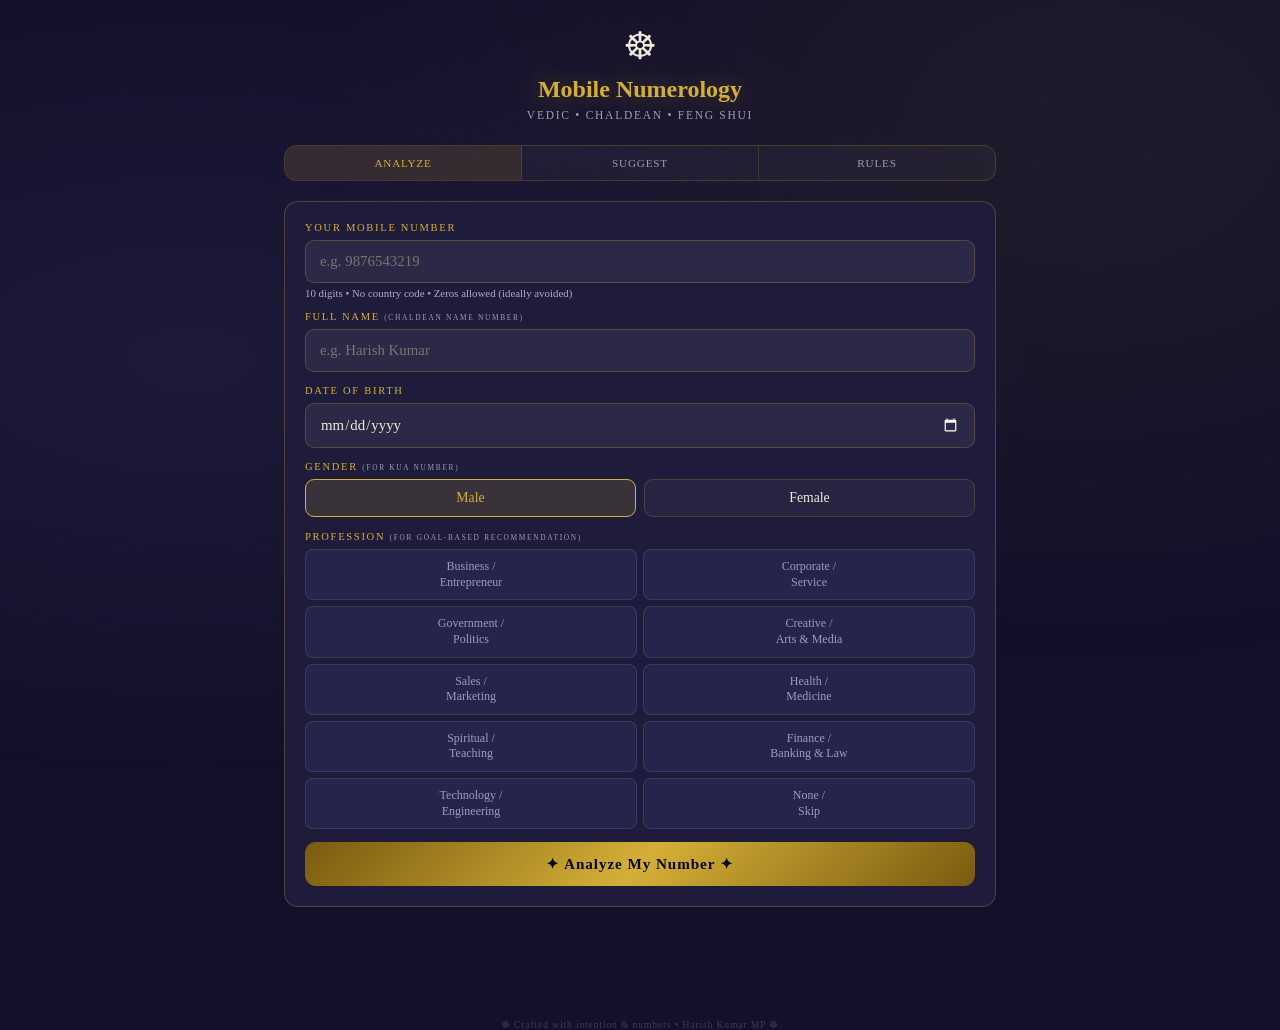
<file: index.html>
<!DOCTYPE html>
<html lang="en">
<head>
<meta charset="UTF-8">
<meta name="viewport" content="width=device-width, initial-scale=1.0">
<title>Mobile Numerology Analyzer</title>
<style>
:root{
  --gold:#D4AF37;--gold2:#F5D060;--deep:#12102a;--card:#1e1c3a;
  --card2:#26244a;--text:#f0eade;--muted:#9e9bbf;--green:#2ed573;
  --red:#ff4757;--orange:#ffa502;--purple:#b8a4ff;
}
*{box-sizing:border-box;margin:0;padding:0;}
body{background:var(--deep);color:var(--text);font-family:Georgia,serif;min-height:100vh;overflow-x:hidden;}
body::before{content:'';position:fixed;inset:0;background:radial-gradient(ellipse at 15% 40%,rgba(123,94,167,.12) 0%,transparent 55%),radial-gradient(ellipse at 85% 15%,rgba(212,175,55,.07) 0%,transparent 50%);pointer-events:none;z-index:0;}
.wrap{position:relative;z-index:1;max-width:740px;margin:0 auto;padding:24px 14px 80px;}
.tabs{display:flex;margin-bottom:20px;border-radius:12px;overflow:hidden;border:1px solid rgba(212,175,55,.25);}
.tab-btn{flex:1;padding:11px 4px;background:rgba(255,255,255,.03);border:none;color:var(--muted);font-family:Georgia,serif;font-size:.7rem;letter-spacing:.07em;text-transform:uppercase;cursor:pointer;border-right:1px solid rgba(212,175,55,.15);}
.tab-btn:last-child{border-right:none;}
.tab-btn.active{background:rgba(212,175,55,.15);color:var(--gold);}
header{text-align:center;margin-bottom:24px;}
.mandala{font-size:38px;display:block;margin-bottom:6px;}
h1{font-size:1.5rem;color:var(--gold);text-shadow:0 0 24px rgba(212,175,55,.4);line-height:1.3;}
.sub{font-size:.72rem;color:var(--muted);letter-spacing:.15em;text-transform:uppercase;margin-top:4px;}
.card{background:var(--card);border:1px solid rgba(212,175,55,.28);border-radius:14px;padding:20px;margin-bottom:16px;}
.lbl{font-size:.66rem;letter-spacing:.16em;text-transform:uppercase;color:var(--gold);margin-bottom:7px;display:block;}
.inp{width:100%;background:rgba(255,255,255,.06);border:1px solid rgba(212,175,55,.25);border-radius:9px;padding:12px 14px;font-size:.93rem;color:var(--text);font-family:Georgia,serif;outline:none;margin-bottom:13px;-webkit-appearance:none;appearance:none;}
.inp:focus{border-color:var(--gold);}
input[type=date].inp{color-scheme:dark;}
.hint{font-size:.68rem;color:#b0adcc;margin-top:-9px;margin-bottom:12px;display:block;}
.gbtns{display:flex;gap:8px;margin-bottom:14px;}
.gbtn{flex:1;padding:10px;background:rgba(255,255,255,.04);border:1px solid rgba(212,175,55,.2);border-radius:9px;color:var(--text);font-family:Georgia,serif;font-size:.86rem;cursor:pointer;}
.gbtn.active{background:rgba(212,175,55,.15);border-color:var(--gold);color:var(--gold);}
.sel-wrap{margin-bottom:13px;}
.sel-hidden{display:none;}
.prof-btns{display:grid;grid-template-columns:1fr 1fr;gap:6px;margin-bottom:13px;}
.prof-opt{padding:9px 8px;background:var(--card2);border:1px solid rgba(255,255,255,.1);border-radius:8px;color:var(--muted);font-family:Georgia,serif;font-size:.75rem;cursor:pointer;text-align:center;line-height:1.3;}
.prof-opt.active{background:rgba(212,175,55,.15);border-color:var(--gold);color:var(--gold);}
.main-btn{width:100%;padding:13px;background:linear-gradient(135deg,#7a5a10,var(--gold) 50%,#7a5a10);border:none;border-radius:11px;font-family:Georgia,serif;font-size:.95rem;color:#07071a;font-weight:700;cursor:pointer;letter-spacing:.06em;}
.stitle{font-size:.63rem;letter-spacing:.2em;text-transform:uppercase;color:var(--gold);margin-bottom:10px;padding-bottom:5px;border-bottom:1px solid rgba(212,175,55,.18);}
.pgrid{display:grid;grid-template-columns:1fr 1fr;gap:9px;}
.pnum{background:var(--card2);border:1px solid rgba(212,175,55,.2);border-radius:11px;padding:13px 9px;text-align:center;}
.pv{font-size:1.9rem;color:var(--gold2);line-height:1;}
.pl{font-size:.58rem;letter-spacing:.1em;text-transform:uppercase;color:var(--muted);margin-top:3px;}
.pd{font-size:.66rem;color:#c8c4e0;margin-top:2px;}
.score-wrap{text-align:center;margin-bottom:20px;}
/* Verdict widget */
.verdict-widget{background:var(--card);border:1px solid rgba(212,175,55,.28);border-radius:16px;padding:22px 18px;margin-bottom:18px;text-align:center;}
.verdict-number{font-size:3.5rem;font-weight:700;color:var(--gold);line-height:1;text-shadow:0 0 24px rgba(212,175,55,.5);}
.verdict-label{font-size:.65rem;letter-spacing:.2em;text-transform:uppercase;color:var(--muted);margin-top:3px;margin-bottom:16px;}
.verdict-meter-wrap{background:rgba(255,255,255,.07);border-radius:100px;height:12px;margin:0 auto 18px;max-width:320px;overflow:hidden;position:relative;}
.verdict-meter-fill{height:100%;border-radius:100px;transition:width 1s ease;}
.verdict-zones{display:flex;justify-content:space-between;max-width:320px;margin:-6px auto 16px;padding:0 2px;}
.verdict-zone-lbl{font-size:.55rem;color:var(--muted);letter-spacing:.06em;}
.verdict-actions{display:grid;grid-template-columns:1fr 1fr 1fr;gap:10px;max-width:360px;margin:0 auto;}
.vact{border-radius:12px;padding:14px 8px;text-align:center;border:2px solid transparent;transition:all .2s;}
.vact-icon{font-size:1.6rem;margin-bottom:5px;}
.vact-title{font-size:.72rem;font-weight:700;letter-spacing:.06em;text-transform:uppercase;margin-bottom:3px;}
.vact-desc{font-size:.62rem;line-height:1.35;color:rgba(232,224,208,.7);}
.vact-keep{background:rgba(46,213,115,.1);border-color:rgba(46,213,115,.35);}
.vact-keep .vact-title{color:#2ed573;}
.vact-tweak{background:rgba(212,175,55,.1);border-color:rgba(212,175,55,.35);}
.vact-tweak .vact-title{color:var(--gold);}
.vact-change{background:rgba(255,71,87,.1);border-color:rgba(255,71,87,.3);}
.vact-change .vact-title{color:#ff4757;}
.vact.vact-active{transform:scale(1.05);}
.vact-active.vact-keep{background:rgba(46,213,115,.2);border-color:#2ed573;}
.vact-active.vact-tweak{background:rgba(212,175,55,.18);border-color:var(--gold);}
.vact-active.vact-change{background:rgba(255,71,87,.18);border-color:#ff4757;}
.score-num{font-size:2.8rem;color:var(--gold);line-height:1;text-shadow:0 0 20px rgba(212,175,55,.5);}
.score-lbl{font-size:.62rem;letter-spacing:.16em;text-transform:uppercase;color:var(--muted);margin-top:2px;}
.vbadge{display:inline-block;margin-top:9px;padding:4px 15px;border-radius:100px;font-size:.7rem;font-weight:700;letter-spacing:.1em;text-transform:uppercase;}
.v5{background:rgba(46,213,115,.15);border:1px solid rgba(46,213,115,.4);color:#2ed573;}
.v4{background:rgba(212,175,55,.15);border:1px solid rgba(212,175,55,.4);color:var(--gold);}
.v3{background:rgba(170,168,255,.12);border:1px solid rgba(170,168,255,.3);color:#c4c0ff;}
.v2{background:rgba(255,165,2,.12);border:1px solid rgba(255,165,2,.32);color:#ffa502;}
.v1{background:rgba(255,71,87,.12);border:1px solid rgba(255,71,87,.32);color:#ff4757;}
.chk{display:flex;align-items:flex-start;gap:11px;background:var(--card2);border-radius:9px;padding:10px 12px;margin-bottom:7px;}
.chk-icon{width:22px;height:22px;min-width:22px;border-radius:50%;display:flex;align-items:center;justify-content:center;font-size:.78rem;font-weight:700;margin-top:1px;}
.pass .chk-icon{background:rgba(46,213,115,.18);color:#2ed573;}
.fail .chk-icon{background:rgba(255,71,87,.18);color:#ff4757;}
.unk .chk-icon{background:rgba(255,165,2,.15);color:#ffa502;}
.chk-text{flex:1;}
.chk-main{font-size:.81rem;color:var(--text);font-weight:700;}
.chk-sub{font-size:.73rem;color:#b8b5d5;margin-top:2px;line-height:1.4;}
.abox{display:flex;align-items:flex-start;gap:10px;border-radius:11px;padding:12px 14px;margin-bottom:14px;font-size:.81rem;line-height:1.55;}
.aok{background:rgba(212,175,55,.14);border:1px solid rgba(212,175,55,.5);color:#f5d878;}
.awarn{background:rgba(255,71,87,.13);border:1px solid rgba(255,71,87,.45);color:#ffb3ba;}
.ainfo{background:rgba(123,94,167,.15);border:1px solid rgba(123,94,167,.45);color:#d4c4ff;}
.agreen{background:rgba(46,213,115,.1);border:1px solid rgba(46,213,115,.35);color:#a0f0c0;}
.aicon{font-size:1.1rem;flex-shrink:0;margin-top:1px;}
.pairrow{display:flex;gap:4px;flex-wrap:wrap;}
.pp{flex:1;min-width:44px;background:var(--card2);border:1px solid rgba(255,255,255,.08);border-radius:8px;padding:7px 3px;text-align:center;}
.ppn{font-size:.88rem;font-weight:700;color:var(--gold2);}
.ppm{font-size:.54rem;color:var(--muted);margin-top:2px;line-height:1.2;}
.pp-good{border-color:rgba(46,213,115,.45);background:rgba(46,213,115,.06);}
.pp-good .ppn{color:#2ed573;}
.pp-bad{border-color:rgba(255,71,87,.4);background:rgba(255,71,87,.06);}
.pp-bad .ppn{color:#ff4757;}
.pp-star{border-color:rgba(212,175,55,.55);background:rgba(212,175,55,.1);}
.pp-star .ppn{color:var(--gold);}
.crit-mark{color:var(--gold);font-size:.56rem;}
.ng2{display:grid;grid-template-columns:1fr 1fr;gap:8px;margin-bottom:14px;}
.ng3{display:grid;grid-template-columns:1fr 1fr 1fr;gap:8px;margin-bottom:14px;}
.nc{background:var(--card2);border:1px solid rgba(255,255,255,.07);border-radius:11px;padding:12px 8px;text-align:center;}
.nv{font-size:1.75rem;color:var(--gold2);line-height:1;}
.nv-sm{font-size:1.2rem;color:var(--gold2);line-height:1;}
.nn{font-size:.58rem;letter-spacing:.09em;text-transform:uppercase;color:var(--muted);margin-top:3px;}
.np{font-size:.67rem;margin-top:3px;color:#c8c4e0;}
.compound-badge{display:inline-block;font-size:.7rem;padding:2px 9px;border-radius:100px;margin-top:4px;}
.cb-ok{background:rgba(46,213,115,.12);border:1px solid rgba(46,213,115,.3);color:#2ed573;}
.cb-warn{background:rgba(255,71,87,.12);border:1px solid rgba(255,71,87,.3);color:#ff4757;}
.cb-karmic{background:rgba(255,71,87,.2);border:1px solid rgba(255,71,87,.5);color:#ff4757;}
.cb-neutral{background:rgba(212,175,55,.1);border:1px solid rgba(212,175,55,.25);color:var(--gold);}
.loshu{display:grid;grid-template-columns:repeat(3,1fr);gap:5px;max-width:170px;margin:0 auto 10px;}
.lsc{aspect-ratio:1;background:var(--card2);border:1px solid rgba(255,255,255,.08);border-radius:7px;display:flex;align-items:center;justify-content:center;font-size:1rem;color:var(--gold2);font-weight:700;}
.lsc-p{background:rgba(212,175,55,.15);border-color:rgba(212,175,55,.4);}
.lsc-m{background:rgba(255,71,87,.08);border-color:rgba(255,71,87,.2);color:rgba(255,71,87,.5);}
.loshu-leg{display:flex;gap:12px;justify-content:center;font-size:.65rem;color:var(--muted);margin-bottom:10px;}
.leg-dot{width:8px;height:8px;border-radius:50%;display:inline-block;margin-right:4px;vertical-align:middle;}
.plane-row{display:grid;grid-template-columns:1fr 1fr 1fr;gap:7px;margin-bottom:10px;}
.plane-card{background:var(--card2);border:1px solid rgba(255,255,255,.07);border-radius:9px;padding:10px 7px;text-align:center;}
.plane-title{font-size:.6rem;letter-spacing:.1em;text-transform:uppercase;color:var(--gold);margin-bottom:4px;}
.plane-nums{font-size:.78rem;color:var(--gold2);margin-bottom:3px;}
.plane-status{font-size:.65rem;font-weight:700;}
.cgrid{display:grid;grid-template-columns:1fr 1fr;gap:8px;margin-bottom:14px;}
.cc{background:var(--card2);border:1px solid rgba(255,255,255,.07);border-radius:11px;padding:13px;text-align:center;}
.cl{font-size:.58rem;letter-spacing:.08em;text-transform:uppercase;color:var(--muted);line-height:1.4;}
.cv{font-size:1.55rem;color:var(--gold2);margin:4px 0 2px;}
.cd{font-size:.66rem;color:#b8b5d5;}
.bw{margin-top:5px;height:5px;background:rgba(255,255,255,.08);border-radius:3px;overflow:hidden;}
.bf{height:100%;border-radius:3px;background:linear-gradient(90deg,#7a5a10,var(--gold));}
.drow{display:flex;gap:4px;flex-wrap:wrap;}
.dp{display:flex;flex-direction:column;align-items:center;background:var(--card2);border-radius:7px;padding:6px 7px;min-width:34px;flex:1;border:1px solid rgba(255,255,255,.06);}
.dv{font-size:.9rem;color:var(--gold);}
.dc{font-size:.6rem;color:var(--muted);}
.dp-hl{border-color:rgba(212,175,55,.4);background:rgba(212,175,55,.08);}
.iitem{background:var(--card2);border-left:3px solid var(--gold);border-radius:0 9px 9px 0;padding:11px 13px;font-size:.82rem;line-height:1.65;color:var(--text);margin-bottom:8px;}
.recbox{background:rgba(123,94,167,.12);border:1px solid rgba(212,175,55,.22);border-radius:13px;padding:18px;margin-bottom:16px;}
.recbox p{font-size:.86rem;line-height:1.7;color:var(--text);margin-bottom:8px;}
.recbox p:last-child{margin-bottom:0;}
.remedy-box{background:rgba(46,213,115,.07);border:1px solid rgba(46,213,115,.25);border-radius:13px;padding:18px;margin-bottom:16px;}
.remedy-box p{font-size:.84rem;line-height:1.65;color:#c8f0d8;margin-bottom:7px;}
.remedy-box p:last-child{margin-bottom:0;}
.remedy-title{font-size:.7rem;letter-spacing:.15em;text-transform:uppercase;color:#2ed573;margin-bottom:10px;}
.profession-box{background:rgba(212,175,55,.07);border:1px solid rgba(212,175,55,.22);border-radius:11px;padding:15px;margin-bottom:14px;}
.prof-grid{display:grid;grid-template-columns:1fr 1fr;gap:7px;margin-top:10px;}
.prof-item{background:var(--card2);border-radius:8px;padding:9px 10px;font-size:.75rem;color:#c8c4e0;border:1px solid rgba(255,255,255,.07);}
.prof-item strong{color:var(--gold);display:block;margin-bottom:2px;font-size:.7rem;}
.sug-info{font-size:.8rem;color:var(--muted);line-height:1.6;text-align:center;padding:6px 0 12px;}
.gen-btn{width:100%;padding:12px;background:rgba(212,175,55,.13);border:1px solid rgba(212,175,55,.38);border-radius:10px;color:var(--gold);font-family:Georgia,serif;font-size:.88rem;font-weight:700;cursor:pointer;letter-spacing:.06em;margin-bottom:12px;}
.dbuilder{display:grid;grid-template-columns:repeat(5,1fr);gap:5px;margin-bottom:12px;}
.dbox{padding:9px 3px;background:var(--card2);border:2px solid rgba(255,255,255,.1);border-radius:9px;text-align:center;font-size:1.05rem;font-weight:700;color:var(--muted);cursor:pointer;}
.dbox-req{background:rgba(46,213,115,.12);border-color:rgba(46,213,115,.5);color:#2ed573;}
.dbox-bad{background:rgba(255,71,87,.1);border-color:rgba(255,71,87,.4);color:#ff4757;}
.sug-item{background:var(--card2);border:1px solid rgba(255,255,255,.08);border-radius:12px;padding:13px 14px;margin-bottom:8px;cursor:pointer;}
.sug-num{font-size:1.3rem;letter-spacing:.1em;color:var(--gold2);font-weight:700;margin-bottom:6px;}
.sug-badges{display:flex;gap:5px;flex-wrap:wrap;}
.sb{font-size:.6rem;padding:3px 8px;border-radius:100px;font-weight:700;}
.sb-g{background:rgba(46,213,115,.14);border:1px solid rgba(46,213,115,.35);color:#2ed573;}
.sb-o{background:rgba(212,175,55,.13);border:1px solid rgba(212,175,55,.35);color:var(--gold);}
.sb-b{background:rgba(123,94,167,.14);border:1px solid rgba(123,94,167,.35);color:#c4b0ff;}
.sug-note{font-size:.68rem;color:#b8b5d5;margin-top:5px;}
.rgrid{display:grid;grid-template-columns:1fr 1fr;gap:8px;margin-bottom:14px;}
.rcard{background:var(--card2);border:1px solid rgba(255,255,255,.07);border-radius:11px;padding:12px 10px;text-align:center;}
.rcard-ok{border-color:rgba(46,213,115,.22);}
.rcard-no{border-color:rgba(255,71,87,.2);}
.ricon{font-size:1.4rem;margin-bottom:4px;}
.rtitle{font-size:.68rem;font-weight:700;color:var(--gold);margin-bottom:2px;}
.rdesc{font-size:.62rem;color:#c8c4e0;line-height:1.4;}
.etable{width:100%;border-collapse:collapse;font-size:.73rem;}
.etable th{background:rgba(212,175,55,.12);color:var(--gold);padding:7px 8px;text-align:left;font-size:.61rem;letter-spacing:.1em;text-transform:uppercase;}
.etable td{padding:7px 8px;border-bottom:1px solid rgba(255,255,255,.07);color:var(--text);}
.etable tr:last-child td{border-bottom:none;}
.enum{display:inline-block;width:20px;height:20px;line-height:20px;text-align:center;border-radius:50%;font-weight:700;font-size:.74rem;margin:1px;}
.en-r{background:rgba(255,71,87,.2);color:#ff4757;}
.en-g{background:rgba(46,213,115,.15);color:#2ed573;}
footer{text-align:center;padding-top:16px;font-size:.6rem;color:rgba(122,122,154,.4);letter-spacing:.09em;}
</style>
</head>
<body>
<div class="wrap">

<header>
  <span class="mandala">&#9784;</span>
  <h1>Mobile Numerology</h1>
  <p class="sub">Vedic &bull; Chaldean &bull; Feng Shui</p>
</header>

<div class="tabs">
  <button class="tab-btn active" id="t-analyze" onclick="showTab('analyze')">Analyze</button>
  <button class="tab-btn" id="t-suggest" onclick="showTab('suggest')">Suggest</button>
  <button class="tab-btn" id="t-rules" onclick="showTab('rules')">Rules</button>
</div>

<!-- ANALYZE TAB -->
<div id="tab-analyze">
  <div class="card">
    <label class="lbl">Your Mobile Number</label>
    <input class="inp" type="text" id="inp-mobile" placeholder="e.g. 9876543219" maxlength="15" inputmode="numeric">
    <span class="hint">10 digits &bull; No country code &bull; Zeros allowed (ideally avoided)</span>
    <label class="lbl">Full Name <span style="font-size:.7em;color:var(--muted)">(Chaldean Name Number)</span></label>
    <input class="inp" type="text" id="inp-name" placeholder="e.g. Harish Kumar">
    <label class="lbl">Date of Birth</label>
    <input class="inp" type="date" id="inp-dob">
    <label class="lbl">Gender <span style="font-size:.7em;color:var(--muted)">(for Kua Number)</span></label>
    <div class="gbtns">
      <button class="gbtn active" id="gbtn-m" onclick="setGender('M')">Male</button>
      <button class="gbtn" id="gbtn-f" onclick="setGender('F')">Female</button>
    </div>
    <label class="lbl">Profession <span style="font-size:.7em;color:var(--muted)">(for goal-based recommendation)</span></label>
    <input type="hidden" id="inp-prof" value="">
    <div class="prof-btns">
      <div class="prof-opt" onclick="selProf(this,'business')">Business /<br>Entrepreneur</div>
      <div class="prof-opt" onclick="selProf(this,'corporate')">Corporate /<br>Service</div>
      <div class="prof-opt" onclick="selProf(this,'govt')">Government /<br>Politics</div>
      <div class="prof-opt" onclick="selProf(this,'creative')">Creative /<br>Arts &amp; Media</div>
      <div class="prof-opt" onclick="selProf(this,'sales')">Sales /<br>Marketing</div>
      <div class="prof-opt" onclick="selProf(this,'health')">Health /<br>Medicine</div>
      <div class="prof-opt" onclick="selProf(this,'spiritual')">Spiritual /<br>Teaching</div>
      <div class="prof-opt" onclick="selProf(this,'finance')">Finance /<br>Banking &amp; Law</div>
      <div class="prof-opt" onclick="selProf(this,'tech')">Technology /<br>Engineering</div>
      <div class="prof-opt" onclick="selProf(this,'')">None /<br>Skip</div>
    </div>
    <button class="main-btn" onclick="doAnalyze()">&#10022; Analyze My Number &#10022;</button>
  </div>

  <div id="sec-profile" style="display:none">
    <div class="stitle">Your Numerology Profile</div>
    <div class="card"><div class="pgrid" id="out-profile"></div></div>
  </div>

  <div id="sec-results" style="display:none">
    <div class="verdict-widget" id="verdict-widget">
      <div class="verdict-number" id="out-score">--</div>
      <div class="verdict-label">Compatibility Score / 100</div>
      <div class="verdict-meter-wrap">
        <div class="verdict-meter-fill" id="verdict-meter" style="width:0%"></div>
      </div>
      <div class="verdict-zones">
        <span class="verdict-zone-lbl">Change</span>
        <span class="verdict-zone-lbl">Caution</span>
        <span class="verdict-zone-lbl">Neutral</span>
        <span class="verdict-zone-lbl">Good</span>
        <span class="verdict-zone-lbl">Excellent</span>
      </div>
      <div class="verdict-actions">
        <div class="vact vact-keep" id="vact-keep">
          <div class="vact-icon">&#10003;</div>
          <div class="vact-title">Keep It</div>
          <div class="vact-desc">This number works well for you</div>
        </div>
        <div class="vact vact-tweak" id="vact-tweak">
          <div class="vact-icon">&#9998;</div>
          <div class="vact-title">Tweak It</div>
          <div class="vact-desc">Small fixes can improve vibration</div>
        </div>
        <div class="vact vact-change" id="vact-change">
          <div class="vact-icon">&#8635;</div>
          <div class="vact-title">Change It</div>
          <div class="vact-desc">A new number will serve you better</div>
        </div>
      </div>
      <div style="margin-top:14px" id="verdict-summary"></div>
    </div>

    <div id="out-alert-zero"></div>

    <div class="stitle">Numerology Checklist</div>
    <div id="out-checklist"></div>

    <div id="out-alert59"></div>

    <div class="stitle">Compound Number Analysis</div>
    <div id="out-compound"></div>

    <div class="stitle">Segment Analysis</div>
    <div class="ng3" id="out-segments"></div>

    <div class="stitle">Digit Pair Analysis <span style="font-size:.56rem;color:var(--muted);text-transform:none;letter-spacing:0"> &#9733; = positions 3-4 &amp; 4-5</span></div>
    <div class="card"><div class="pairrow" id="out-pairs"></div></div>

    <div class="stitle">Core Numbers</div>
    <div class="ng2" id="out-nums"></div>

    <div class="stitle">Lo Shu Grid &amp; Planes</div>
    <div class="card" style="padding:16px">
      <div class="loshu" id="out-loshu"></div>
      <div class="loshu-leg">
        <span><span class="leg-dot" style="background:rgba(212,175,55,.6)"></span>Present</span>
        <span><span class="leg-dot" style="background:rgba(255,71,87,.5)"></span>Missing</span>
      </div>
      <div class="plane-row" id="out-planes"></div>
    </div>

    <div id="sec-compat" style="display:none">
      <div class="stitle">Profile Compatibility</div>
      <div class="cgrid" id="out-compat"></div>
    </div>

    <div class="stitle">Digit Frequency</div>
    <div class="card" style="padding:12px"><div class="drow" id="out-freq"></div></div>

    <div id="sec-profession" style="display:none">
      <div class="stitle">Profession Alignment</div>
      <div class="profession-box" id="out-profession"></div>
    </div>

    <div class="stitle">Insights</div>
    <div id="out-insights"></div>

    <div class="stitle">Recommendation</div>
    <div class="recbox" id="out-rec"></div>

    <div id="sec-remedy" style="display:none">
      <div class="stitle">Remedies</div>
      <div class="remedy-box" id="out-remedy"></div>
    </div>
  </div>
</div>

<!-- SUGGEST TAB -->
<div id="tab-suggest" style="display:none">
  <div class="card">
    <p class="sug-info">Fill in DOB in the Analyze tab first. All suggestions: no zeros, 59/95 at positions 3-4, compatible with Driver &amp; Conductor, no malefic pairs, good compound number.</p>
    <div id="sug-locked-msg" style="display:none">
      <div class="abox ainfo"><span class="aicon">&#128274;</span><span>Please enter your Date of Birth in the Analyze tab first.</span></div>
    </div>
    <div id="sug-builder" style="display:none">
      <label class="lbl">Filter Digits (tap: none &rarr; must include &rarr; exclude)</label>
      <div class="dbuilder" id="dbuilder"></div>
      <button class="gen-btn" onclick="doGenerate()">&#9889; Generate Compatible Numbers</button>
    </div>
  </div>
  <div id="out-suggestions"></div>
</div>

<!-- RULES TAB -->
<div id="tab-rules" style="display:none">
  <div class="stitle">Golden Rules</div>
  <div class="rgrid">
    <div class="rcard rcard-ok"><div class="ricon">&#10003;</div><div class="rtitle">No Zeros</div><div class="rdesc">Zero dilutes energy. A zero-free number has cleaner, stronger vibration.</div></div>
    <div class="rcard rcard-ok"><div class="ricon">&#9889;</div><div class="rtitle">59/95 at Pos 3-4</div><div class="rdesc">Mercury+Mars at digits 3-4 or 4-5 = sharp intellect and financial drive.</div></div>
    <div class="rcard rcard-ok"><div class="ricon">&#9733;</div><div class="rtitle">Total 1,3,5 or 6</div><div class="rdesc">Most auspicious mobile totals. Total 5 is safe for all Mulank numbers.</div></div>
    <div class="rcard rcard-ok"><div class="ricon">&#9775;</div><div class="rtitle">Mulank Friendly</div><div class="rdesc">Mobile total must not be an enemy of your birth day number.</div></div>
    <div class="rcard rcard-ok"><div class="ricon">&#9784;</div><div class="rtitle">Bhagyank Friendly</div><div class="rdesc">Mobile total must not be an enemy of your life path number.</div></div>
    <div class="rcard rcard-ok"><div class="ricon">&#9997;</div><div class="rtitle">Name Aligned</div><div class="rdesc">Chaldean Name Number should be friendly with your mobile total.</div></div>
    <div class="rcard rcard-ok"><div class="ricon">&#127919;</div><div class="rtitle">Good Compound</div><div class="rdesc">The 2-digit sum before final reduction matters. Avoid karmic compounds 13, 14, 16 (Chaldean/Cheiro classical). Pythagorean systems also flag 19 - this app follows Cheiro where 19 is "Prince of Heaven" and fortunate.</div></div>
    <div class="rcard rcard-ok"><div class="ricon">&#9651;</div><div class="rtitle">Last Digit Auspicious</div><div class="rdesc">Last digit should ideally be 1,3,5,6 or 9. Never end in 4 or 8.</div></div>
    <div class="rcard rcard-no"><div class="ricon">&#10007;</div><div class="rtitle">Avoid 14/41</div><div class="rdesc">Loans, liabilities, legal issues. Avoid anywhere in your number.</div></div>
    <div class="rcard rcard-no"><div class="ricon">&#10007;</div><div class="rtitle">Avoid 18/81</div><div class="rdesc">Disputes with father, relationship friction. Avoid anywhere.</div></div>
    <div class="rcard rcard-no"><div class="ricon">&#10007;</div><div class="rtitle">Avoid 28/82</div><div class="rdesc">Depression risk, partnership issues. Avoid anywhere.</div></div>
    <div class="rcard rcard-no"><div class="ricon">&#10007;</div><div class="rtitle">Avoid 27/72</div><div class="rdesc">Health instability, joint issues. Avoid anywhere.</div></div>
    <div class="rcard rcard-no"><div class="ricon">&#10007;</div><div class="rtitle">No Triple Digits</div><div class="rdesc">Any digit 3+ times creates intense imbalance.</div></div>
    <div class="rcard rcard-no"><div class="ricon">&#10007;</div><div class="rtitle">Total 4 or 8</div><div class="rdesc">Saturn/Rahu totals cause delays and friction in daily communication.</div></div>
  </div>

  <div class="stitle">Best Total by Profession</div>
  <div class="card" style="padding:14px">
    <div class="prof-grid" id="prof-guide"></div>
  </div>

  <div class="stitle">Compound Number Meanings (Key ones)</div>
  <div class="card" style="padding:14px;overflow-x:auto">
    <table class="etable" id="compound-table"></table>
    <div style="font-size:.68rem;color:var(--muted);margin-top:10px;line-height:1.5">
      <strong style="color:var(--gold)">Sources:</strong> Compounds 10-52 follow Cheiro's <em>Book of Numbers</em> (1926, Chaldean tradition). Compounds 53-82 are extensions based on the Vedic planetary combinations of their constituent digits (e.g. 81 = Saturn + Sun) - useful for mobile totals which can exceed 52, but not part of Cheiro's original table.
    </div>
  </div>

  <div class="stitle">Enemy Number Chart</div>
  <div class="card" style="padding:14px;overflow-x:auto">
    <table class="etable" id="enemy-table"></table>
  </div>

  <div class="stitle">Pair Meanings</div>
  <div class="card" style="padding:14px;overflow-x:auto">
    <table class="etable" id="pair-table"></table>
  </div>
</div>

</div>
<footer>&#9784; Crafted with intention &amp; numbers &bull; Harish Kumar MP &#9784;</footer>

<script>
var userGender = 'M';
var rulesBuilt = false;
var digitFilter = {};
var savedProfile = {driver:null,conductor:null,kua:null,nameNum:null,hasDOB:false};

var PLANETS = {1:'Sun',2:'Moon',3:'Jupiter',4:'Rahu',5:'Mercury',6:'Venus',7:'Ketu',8:'Saturn',9:'Mars'};
var KUADIR  = {1:'North',2:'SW',3:'East',4:'SE',5:'SW/NE',6:'NW',7:'West',8:'NE',9:'South'};
var TRAITS  = {
  1:{n:'Leadership',   d:'Independent, pioneering. Ruled by Sun.'},
  2:{n:'Harmony',      d:'Cooperative, intuitive. Ruled by Moon.'},
  3:{n:'Creativity',   d:'Expressive, optimistic. Ruled by Jupiter.'},
  4:{n:'Stability',    d:'Practical, disciplined. Ruled by Rahu.'},
  5:{n:'Freedom',      d:'Adventurous, versatile. Ruled by Mercury.'},
  6:{n:'Nurturing',    d:'Loving, responsible. Ruled by Venus.'},
  7:{n:'Mysticism',    d:'Spiritual, analytical. Ruled by Ketu.'},
  8:{n:'Power',        d:'Ambitious, karmic. Ruled by Saturn.'},
  9:{n:'Universal',    d:'Compassionate, wise. Ruled by Mars.'}
};

// Verified enemy table (JC Chaudhry / Chaldean)
var ENEMIES = {1:[8],2:[4,6,8,9],3:[6],4:[2,4,8,9],5:[],6:[3,9],7:[],8:[1,2,4,8,9],9:[2,4,6]};

// Compound number meanings (Cheiro - key ones relevant to mobile totals 10-90)
var COMPOUND = {
  10:{m:'Wheel of Fortune',t:'ok',d:'Rise and fall; powerful if one takes right action. Fame potential.'},
  11:{m:'Challenges',t:'warn',d:'Betrayal risk, difficulties from others. Hidden dangers.'},
  12:{m:'Self-Sacrifice',t:'warn',d:'Suffering due to others. Sacrifice in early stages.'},
  13:{m:'Transformation',t:'karmic',d:'Karmic debt. Change and upheaval. Hard work required.'},
  14:{m:'Karmic Debt',t:'karmic',d:'Danger from natural forces. Risk in speculation, financial instability.'},
  15:{m:'Magic & Occult',t:'ok',d:'Lucky if no 4 or 8 in number. Strong willpower, mysterious attraction.'},
  16:{m:'Tower Struck',t:'karmic',d:'Karmic debt. Unexpected downfall and accidents. Warnings given.'},
  17:{m:'Star of the Magi',t:'ok',d:'Immortality, spiritual, very fortunate. Public recognition.'},
  18:{m:'Materialism',t:'warn',d:'Conflict between spiritual and material. Danger from water.'},
  19:{m:'Prince of Heaven',t:'ok',d:'Cheiro classical: most fortunate. Promises happiness, success, honour and esteem. (Pythagorean systems treat 19 as karmic; this app follows classical Chaldean.)'},
  20:{m:'Awakening',t:'ok',d:'Spiritual awakening. New purpose found. Delays but good outcomes.'},
  21:{m:'Crown of Magi',t:'ok',d:'Success in later life. Honors, rewards, victory.'},
  22:{m:'Caution',t:'warn',d:'Tread carefully. Illusions and delusions. Unpredictable.'},
  23:{m:'Royal Star',t:'ok',d:'Help from superiors and authorities. Success and assistance.'},
  24:{m:'Love & Money',t:'ok',d:'Success in love and financial matters. Helpful friends.'},
  25:{m:'Strength',t:'ok',d:'Gains through experience. Strength from past struggles.'},
  26:{m:'Partnerships',t:'warn',d:'Warnings about partnerships and business associations. Losses.'},
  27:{m:'Commander',t:'ok',d:'Leadership, authorship, power. Promising for those in command.'},
  28:{m:'Trials',t:'warn',d:'Promises not fulfilled. Loss through opposition.'},
  29:{m:'Uncertainties',t:'warn',d:'Uncertainties and fluctuations. Treachery from others.'},
  30:{m:'Meditation',t:'neutral',d:'Neither fortunate nor unfortunate. Depends entirely on mental attitude.'},
  31:{m:'Solitude',t:'neutral',d:'Solitude and isolation. Self-contained, eccentric.'},
  32:{m:'Communication',t:'ok',d:'Magnetic personality. Success through communication.'},
  33:{m:'Master Teacher',t:'ok',d:'Modern numerology: master number for teaching and leadership at highest level. (Classical Cheiro: same meaning as 24, also auspicious.)'},
  34:{m:'Hard Work',t:'neutral',d:'Rewards come through hard effort. Similar to 25.'},
  35:{m:'Commerce',t:'neutral',d:'Artistic and business acumen. Moderate success.'},
  36:{m:'Wisdom',t:'ok',d:'Spiritual and mental wisdom. Rewards of discipline.'},
  37:{m:'Friendship',t:'ok',d:'Personal pleasure, happiness, love. Good partnerships.'},
  38:{m:'Partnerships 2',t:'warn',d:'Similar to 29. Treachery and deception from partners.'},
  39:{m:'Plans',t:'neutral',d:'Good planner and executor. Similar to 30.'},
  40:{m:'Discipline',t:'ok',d:'Structured, disciplined, determined. Similar to 31.'},
  41:{m:'Achievement',t:'ok',d:'Achievement through personal effort. Similar to 32.'},
  42:{m:'Fluctuations',t:'warn',d:'Uncertain outcomes. Similar to 24 in some respects.'},
  43:{m:'Revolution',t:'warn',d:'Strife, failure, and revolution. Unfortunate.'},
  44:{m:'Doubles',t:'warn',d:'Power but also heavy responsibility and karmic weight.'},
  45:{m:'Practical',t:'ok',d:'Practical ability, good sense. Good for business.'},
  46:{m:'Leadership',t:'ok',d:'Ambition and leadership. Powerful but demands responsibility.'},
  47:{m:'Promise',t:'ok',d:'Promising outcomes through persistence and foresight.'},
  48:{m:'Conflict',t:'warn',d:'Incurable problems, blood issues, depression and stress.'},
  49:{m:'Success Delayed',t:'neutral',d:'Success after hard work. Possible criminal element.'},
  50:{m:'Adaptable',t:'neutral',d:'Adaptable and independent. Neither very fortunate nor unfortunate.'},
  51:{m:'Warrior',t:'ok',d:'High potency, warrior energy. Leadership and sudden advancement.'},
  52:{m:'Revolution',t:'warn',d:'Cheiro classical: same meaning as 43 - revolution, upheaval, strife and prevention. Not fortunate for future calculations.'},
  53:{m:'Duality',t:'warn',d:'Similar to 44. Tension between ambition and ethics.'},
  54:{m:'Struggle',t:'warn',d:'Effort without commensurate reward. Delays.'},
  55:{m:'Freedom Plus',t:'ok',d:'Extra Mercury energy - movement, communication, adaptability.'},
  56:{m:'Change',t:'warn',d:'Constant change and fluctuation. Restlessness.'},
  57:{m:'True Business',t:'ok',d:'Carries quality of a true businessman. Mercury+Ketu.'},
  58:{m:'Mixed',t:'neutral',d:'Variable fortunes. Hard work brings some reward.'},
  59:{m:'Sharp Intellect',t:'ok',d:'Mercury+Mars: sharp minded, financially aware, driven.'},
  60:{m:'Spiritual Peace',t:'ok',d:'Peace and spirituality. Inner calm and contentment.'},
  63:{m:'Spiritual Depth',t:'ok',d:'Venus+Jupiter: love, learning, and spiritual depth.'},
  64:{m:'Reversals',t:'warn',d:'Unexpected reversals. Struggle with stability.'},
  65:{m:'Strong Will',t:'ok',d:'Determined and purposeful. Venus+Mercury energy.'},
  66:{m:'Luxuries',t:'ok',d:'Comfort and relationship success. Material pleasures.'},
  72:{m:'Joint Issues',t:'warn',d:'Ketu+Moon: health instability and ups and downs.'},
  81:{m:'Saturn Dominant',t:'warn',d:'Heavy Saturn over Sun: father disputes, legal issues.'},
  82:{m:'Depression',t:'warn',d:'Saturn+Moon: emotional strain, depression, partnerships.'}
};

var KARMIC_COMPOUNDS = [13,14,16];

var PAIR_DATA = {
  '12':{l:'Saves money / Attractive',t:'good'},
  '21':{l:'Wastes money / Attractive',t:'warn'},
  '13':{l:'Spiritual / Fame',t:'good'},'31':{l:'Spiritual / Fame',t:'good'},
  '15':{l:'Good Money / Less Effort',t:'good'},'51':{l:'Good Money',t:'good'},
  '17':{l:'Govt / Corporate',t:'good'},'71':{l:'Govt / Corporate',t:'good'},
  '19':{l:'Passionate Work Ethics',t:'good'},'91':{l:'Passionate Work',t:'good'},
  '25':{l:'Healer / Occult',t:'good'},'52':{l:'Healer / Occult',t:'good'},
  '29':{l:'Strong Financial Status',t:'good'},'92':{l:'Financial Status',t:'good'},
  '37':{l:'Rise to Top',t:'good'},'73':{l:'Rise to Top',t:'good'},
  '57':{l:'True Businessman',t:'good'},'75':{l:'Business Quality',t:'good'},
  '59':{l:'Mercury+Mars / Sharp Mind',t:'star'},'95':{l:'Mars+Mercury / Intuitive',t:'star'},
  '66':{l:'Luxury & Relationships',t:'good'},'67':{l:'Music / Arts',t:'good'},'76':{l:'Music / Arts',t:'good'},
  '68':{l:'Medicine / Surgery',t:'good'},'86':{l:'Medicine',t:'good'},
  '69':{l:'Creative / Events',t:'good'},'96':{l:'Creative',t:'good'},
  '77':{l:'Social Networking',t:'good'},
  '14':{l:'Loans / Legal',t:'bad'},'41':{l:'Loans / Legal',t:'bad'},
  '16':{l:'Partner Health Issues',t:'bad'},'61':{l:'Partner Health',t:'bad'},
  '18':{l:'Father Disputes',t:'bad'},'81':{l:'Father Disputes',t:'bad'},
  '23':{l:'Child Disputes',t:'bad'},'32':{l:'Child Disputes',t:'bad'},
  '24':{l:'Negativity',t:'bad'},'42':{l:'Negativity',t:'bad'},
  '26':{l:'Education Issues',t:'bad'},'62':{l:'Education Issues',t:'bad'},
  '27':{l:'Joint / Health',t:'bad'},'72':{l:'Joint / Health',t:'bad'},
  '28':{l:'Depression Risk',t:'bad'},'82':{l:'Depression Risk',t:'bad'},
  '34':{l:'Family Distance',t:'bad'},'43':{l:'Family Distance',t:'bad'},
  '35':{l:'Financial Stress',t:'bad'},'53':{l:'Financial Stress',t:'bad'},
  '48':{l:'Depression & Stress',t:'bad'},'84':{l:'Incurable Problems',t:'bad'},
  '49':{l:'Hard Work / Criminal',t:'warn'},'94':{l:'Delayed Success',t:'warn'}
};

var LOSHU_ORDER = [4,9,2,3,5,7,8,1,6];
// Lo Shu planes: Mental (4,9,2), Emotional (3,5,7), Practical (8,1,6)
var PLANES = [
  {name:'Mental',nums:[4,9,2],desc:'Thinking, analysis, intellect'},
  {name:'Emotional',nums:[3,5,7],desc:'Feelings, intuition, spirituality'},
  {name:'Practical',nums:[8,1,6],desc:'Action, drive, material world'}
];

var CHALDEAN = {
  A:1,B:2,C:3,D:4,E:5,F:8,G:3,H:5,I:1,
  J:1,K:2,L:3,M:4,N:5,O:7,P:8,Q:1,R:2,
  S:3,T:4,U:6,V:6,W:6,X:5,Y:1,Z:7
};

// Profession ideal totals (verified from multiple numerology sources)
var PROF_TOTALS = {
  business:  {best:[6,5,1],desc:'6 (Venus) for relationships & deals; 5 for adaptability; 1 for leadership'},
  corporate: {best:[1,3,5],desc:'1 (Sun) for authority; 3 for communication; 5 for versatility'},
  govt:      {best:[1,4,7],desc:'1 for leadership; 4 for discipline; 7 for intelligence & mystery'},
  creative:  {best:[3,6,9],desc:'3 (Jupiter) for expression; 6 for aesthetics; 9 for inspiration'},
  sales:     {best:[5,3,6],desc:'5 (Mercury) for communication & travel; 3 for persuasion; 6 for rapport'},
  health:    {best:[6,2,7],desc:'6 (Venus) for healing; 2 for cooperation; 7 for research & spirituality'},
  spiritual: {best:[7,9,3],desc:'7 (Ketu) for mysticism; 9 for universal wisdom; 3 for teaching'},
  finance:   {best:[8,6,1],desc:'8 (Saturn) for wealth accumulation; 6 for balance; 1 for authority'},
  tech:      {best:[5,7,1],desc:'5 for innovation; 7 for analytical depth; 1 for pioneering solutions'}
};

// ============================================================
// UTILITIES
// ============================================================
function reduce(n) {
  n = Math.abs(parseInt(n, 10));
  while (n > 9) {
    var s = 0; var str = String(n);
    for (var i = 0; i < str.length; i++) s += parseInt(str[i], 10);
    n = s;
  }
  return n;
}

// Get compound (2-digit pre-reduction) of a sum
function getCompound(sum) {
  sum = Math.abs(parseInt(sum, 10));
  // Already single digit - no compound
  if (sum <= 9) return sum;
  // If > 99, reduce once more
  while (sum > 99) {
    var s = 0; var str = String(sum);
    for (var i = 0; i < str.length; i++) s += parseInt(str[i], 10);
    sum = s;
  }
  return sum;
}

function isEnemy(a, b) {
  var list = ENEMIES[a];
  if (!list) return false;
  for (var i = 0; i < list.length; i++) { if (list[i] === b) return true; }
  return false;
}

function compatPct(mobRoot, profNum) {
  if (!profNum) return 65;
  if (isEnemy(profNum, mobRoot) || isEnemy(mobRoot, profNum)) return 28;
  if (mobRoot === profNum) return isEnemy(mobRoot, mobRoot) ? 35 : 82;
  return 78;
}

function calcDriver(day) { return reduce(day); }

function calcConductor(dd, mm, yyyy) {
  var str = String(dd) + String(mm) + String(yyyy);
  var s = 0;
  for (var i = 0; i < str.length; i++) s += parseInt(str[i], 10);
  return reduce(s);
}

function calcKua(yyyy, g) {
  var s = 0; var str = String(yyyy % 100);
  for (var i = 0; i < str.length; i++) s += parseInt(str[i], 10);
  while (s > 9) { var t = 0; var ss = String(s); for (var j = 0; j < ss.length; j++) t += parseInt(ss[j], 10); s = t; }
  var kua;
  if (yyyy < 2000) { kua = (g === 'M') ? (10 - s) : reduce(s + 5); }
  else             { kua = (g === 'M') ? (9  - s) : reduce(s + 6); }
  if (kua <= 0) kua += 9;
  if (kua === 5) kua = (g === 'M') ? 2 : 8;
  return reduce(kua);
}

function calcName(name) {
  if (!name || !name.length) return null;
  var upper = name.toUpperCase(); var s = 0;
  for (var i = 0; i < upper.length; i++) { if (CHALDEAN[upper[i]]) s += CHALDEAN[upper[i]]; }
  return s > 0 ? reduce(s) : null;
}

function arrContains(arr, val) {
  for (var i = 0; i < arr.length; i++) { if (arr[i] === val) return true; }
  return false;
}

function segmentRoot(str) {
  var s = 0;
  for (var i = 0; i < str.length; i++) s += parseInt(str[i], 10);
  return reduce(s);
}

// ============================================================
// TAB / GENDER
// ============================================================
function showTab(name) {
  var tabs = ['analyze','suggest','rules'];
  for (var i = 0; i < tabs.length; i++) {
    var el  = document.getElementById('tab-' + tabs[i]);
    var btn = document.getElementById('t-'   + tabs[i]);
    if (el)  el.style.display  = (tabs[i] === name) ? 'block' : 'none';
    if (btn) btn.className = 'tab-btn' + (tabs[i] === name ? ' active' : '');
  }
  if (name === 'suggest') initSuggest();
  if (name === 'rules' && !rulesBuilt) { buildRules(); rulesBuilt = true; }
}

function setGender(g) {
  userGender = g;
  document.getElementById('gbtn-m').className = 'gbtn' + (g === 'M' ? ' active' : '');
  document.getElementById('gbtn-f').className = 'gbtn' + (g === 'F' ? ' active' : '');
}

// ============================================================
// MAIN ANALYZE
// ============================================================
function doAnalyze() {
  var rawInput = document.getElementById('inp-mobile').value;
  var clean = '';
  for (var ci = 0; ci < rawInput.length; ci++) { var ch = rawInput[ci]; if (ch >= '0' && ch <= '9') clean += ch; }
  var dob  = document.getElementById('inp-dob').value;
  var name = document.getElementById('inp-name').value;
  var prof = document.getElementById('inp-prof').value;

  var hasZero = clean.indexOf('0') > -1;
  var zeroCount = 0;
  for (var zi = 0; zi < clean.length; zi++) { if (clean[zi] === '0') zeroCount++; }
  if (clean.length < 6) { alert('Please enter at least 6 digits.'); return; }

  var raw = clean;

  // === Core calculations ===
  var totalSum = 0;
  for (var i = 0; i < raw.length; i++) totalSum += parseInt(raw[i], 10);
  var compound = getCompound(totalSum);   // e.g. 45
  var mobRoot  = reduce(compound);         // e.g. 9

  var last4sum = 0; var last4str = raw.length >= 4 ? raw.slice(raw.length - 4) : raw;
  for (var i = 0; i < last4str.length; i++) last4sum += parseInt(last4str[i], 10);
  var last4Root = reduce(last4sum);

  var firstDigit  = parseInt(raw[0], 10) || 9;
  var lastDigit   = parseInt(raw[raw.length - 1], 10) || 9;

  // Segments: first 3, middle 4, last 3
  var seg1 = raw.length >= 3  ? raw.slice(0, 3)                : raw;
  var seg2 = raw.length >= 7  ? raw.slice(3, 7)               : '';
  var seg3 = raw.length >= 10 ? raw.slice(7, 10)              : (raw.length >= 3 ? raw.slice(raw.length-3) : raw);
  var seg1Root = segmentRoot(seg1);
  var seg2Root = seg2.length > 0 ? segmentRoot(seg2) : null;
  var seg3Root = segmentRoot(seg3);

  // Pairs
  var pairs = [];
  for (var i = 0; i < raw.length - 1; i++) pairs.push(raw[i] + raw[i + 1]);
  var has59 = (pairs.length > 2 && (pairs[2] === '59' || pairs[2] === '95')) ||
              (pairs.length > 3 && (pairs[3] === '59' || pairs[3] === '95'));

  // Digit frequency
  var freq = {1:0,2:0,3:0,4:0,5:0,6:0,7:0,8:0,9:0};
  for (var i = 0; i < raw.length; i++) { var d = parseInt(raw[i], 10); if (d >= 1 && d <= 9) freq[d]++; }
  var missing = [];
  for (var d = 1; d <= 9; d++) { if (freq[d] === 0) missing.push(d); }

  // Bad pairs
  var BAD = ['14','41','18','81','28','82','27','72'];
  var foundBad = [];
  for (var i = 0; i < pairs.length; i++) {
    if (arrContains(BAD, pairs[i]) && !arrContains(foundBad, pairs[i])) foundBad.push(pairs[i]);
  }
  var hasMalefic = foundBad.length > 0;

  // Triple repeat
  var hasTriple = false;
  for (var d = 1; d <= 9; d++) { if (freq[d] >= 3) { hasTriple = true; break; } }

  // Karmic compound
  var isKarmic = arrContains(KARMIC_COMPOUNDS, compound);

  // Last digit check
  var lastGood   = arrContains([1,3,5,6,9], lastDigit);
  var lastBad    = arrContains([4,8], lastDigit);

  // First digit series
  var firstSeries = {6:'Airtel / Idea (Venus - Business, Love)',7:'BSNL / Airtel (Ketu - Spiritual, Research)',
                     8:'Airtel / Jio (Saturn - Power, Discipline)',9:'Jio / Vodafone (Mars - Energy, Passion)'};

  // Profile
  var driver = null, conductor = null, kua = null, nameNum = null, hasDOB = false;
  if (dob && dob.length > 0) {
    var parts = dob.split('-');
    if (parts.length === 3) {
      var yyyy = parseInt(parts[0],10), mm = parseInt(parts[1],10), dd = parseInt(parts[2],10);
      if (!isNaN(yyyy) && !isNaN(mm) && !isNaN(dd)) {
        driver = calcDriver(dd); conductor = calcConductor(dd,mm,yyyy); kua = calcKua(yyyy,userGender); hasDOB = true;
      }
    }
  }
  var trimName = name.replace(/^\s+|\s+$/g,'');
  if (trimName.length > 0) nameNum = calcName(trimName);
  savedProfile = {driver:driver,conductor:conductor,kua:kua,nameNum:nameNum,hasDOB:hasDOB};

  var driverOK    = !driver    || !isEnemy(driver,    mobRoot);
  var conductorOK = !conductor || !isEnemy(conductor, mobRoot);
  var kuaOK       = !kua       || !isEnemy(kua,       mobRoot);
  var nameOK      = !nameNum   || !isEnemy(nameNum,   mobRoot);
  var totalOK     = arrContains([1,3,5,6], mobRoot);

  // Profession alignment
  var profOK = false;
  if (prof && PROF_TOTALS[prof]) {
    profOK = arrContains(PROF_TOTALS[prof].best, mobRoot);
  }

  // === SCORE ===
  var score = 42;
  if (totalOK) score += 18; else if (arrContains([4,8], mobRoot)) score -= 12; else score += 5;
  if (has59)      score += 12;
  if (!hasMalefic) score += 10; else score -= (7 * foundBad.length);
  if (!hasTriple)  score += 5;  else score -= 5;
  if (lastGood)    score += 5;  else if (lastBad) score -= 5;
  if (!isKarmic)   score += 5;  else score -= 8;
  if (driver    && driverOK)    score += 8; else if (driver)    score -= 8;
  if (conductor && conductorOK) score += 8; else if (conductor) score -= 8;
  if (kua       && kuaOK)       score += 4; else if (kua)       score -= 4;
  if (nameNum   && nameOK)      score += 4; else if (nameNum)   score -= 4;
  if (prof && profOK)           score += 6;
  if (missing.length <= 3) score += 3;
  if (missing.length >= 7) score -= 6;
  if (hasZero) score -= Math.min(zeroCount * 5, 15);
  if (score < 8) score = 8; if (score > 98) score = 98;

  // ===== RENDER PROFILE =====
  if (hasDOB || nameNum) {
    var phtml = '';
    if (driver    !== null) phtml += '<div class="pnum"><div class="pv">'+driver+'</div><div class="pl">Driver (Mulank)</div><div class="pd">Birth day reduced</div></div>';
    if (conductor !== null) phtml += '<div class="pnum"><div class="pv">'+conductor+'</div><div class="pl">Conductor (Bhagyank)</div><div class="pd">Full DOB reduced</div></div>';
    if (kua       !== null) phtml += '<div class="pnum"><div class="pv">'+kua+'</div><div class="pl">Kua Number</div><div class="pd">Lucky: '+(KUADIR[kua]||'')+'</div></div>';
    if (nameNum   !== null) phtml += '<div class="pnum"><div class="pv">'+nameNum+'</div><div class="pl">Name Number</div><div class="pd">Chaldean system</div></div>';
    document.getElementById('out-profile').innerHTML = phtml;
    document.getElementById('sec-profile').style.display = 'block';
  } else { document.getElementById('sec-profile').style.display = 'none'; }

  // ===== SCORE + VERDICT WIDGET =====
  document.getElementById('out-score').textContent = score;
  setTimeout(function(){
    var meter = document.getElementById('verdict-meter');
    if (meter) {
      meter.style.width = score + '%';
      meter.style.background = 'linear-gradient(90deg,#ff4757 0%,#ffa502 35%,#D4AF37 60%,#2ed573 100%)';
    }
  }, 80);
  var keepEl   = document.getElementById('vact-keep');
  var tweakEl  = document.getElementById('vact-tweak');
  var changeEl = document.getElementById('vact-change');
  var summaryEl= document.getElementById('verdict-summary');
  if (keepEl)   keepEl.className   = 'vact vact-keep';
  if (tweakEl)  tweakEl.className  = 'vact vact-tweak';
  if (changeEl) changeEl.className = 'vact vact-change';
  var summaryTxt = '';
  if (score >= 70) {
    if (keepEl) keepEl.className = 'vact vact-keep vact-active';
    summaryTxt = '<span style="color:#2ed573;font-size:.82rem;font-weight:700">&#10003; Verdict: Keep this number</span><br><span style="font-size:.72rem;color:#c8c4e0">Your number scores well and aligns with your numerology profile.</span>';
  } else if (score >= 48) {
    if (tweakEl) tweakEl.className = 'vact vact-tweak vact-active';
    summaryTxt = '<span style="color:#D4AF37;font-size:.82rem;font-weight:700">&#9998; Verdict: Tweak if possible</span><br><span style="font-size:.72rem;color:#c8c4e0">Small corrections (operator series, last digit) could significantly improve your number.</span>';
  } else {
    if (changeEl) changeEl.className = 'vact vact-change vact-active';
    summaryTxt = '<span style="color:#ff4757;font-size:.82rem;font-weight:700">&#8635; Verdict: Consider changing</span><br><span style="font-size:.72rem;color:#c8c4e0">This number has significant conflicts. Use the Suggest tab to find a better-aligned number.</span>';
  }
  if (summaryEl) summaryEl.innerHTML = summaryTxt;

  // ===== ZERO ALERT (non-blocking) =====
  var zEl = document.getElementById('out-alert-zero');
  if (zEl) {
    if (hasZero) {
      zEl.innerHTML = '<div class="abox awarn"><span class="aicon">&#9888;</span>' +
        '<div><strong>Number contains '+zeroCount+' zero'+(zeroCount>1?'s':'')+'.</strong><br>' +
        'In traditional mobile numerology, zeros are said to dilute the energy of adjacent digits. ' +
        'Analysis has continued as requested - the score above already reflects this. ' +
        'Ideally pick a zero-free number; if not possible, the rest of your alignments still matter.</div></div>';
    } else {
      zEl.innerHTML = '';
    }
  }

  // ===== CHECKLIST =====
  var checks = [
    {pass:!hasZero,       label:'No zeros in number',              detail:hasZero?(zeroCount+' zero'+(zeroCount>1?'s':'')+' present - traditionally said to dilute energy'):'Clean energy flow confirmed'},
    {pass:totalOK,        label:'Total is 1, 3, 5 or 6',          detail:'Total: '+mobRoot+' ('+PLANETS[mobRoot]+')' +(totalOK?' - Auspicious':' - Not ideal')},
    {pass:!isKarmic,      label:'No karmic compound (13/14/16)',detail:'Compound: '+compound+(isKarmic?' - KARMIC DEBT WARNING':' - Clear')},
    {pass:has59,          label:'59 or 95 at positions 3-4/4-5',  detail:has59?'Mercury+Mars energy found!':'Not present'},
    {pass:lastGood,       label:'Last digit auspicious (1,3,5,6,9)',detail:'Last digit: '+lastDigit+(lastGood?' - Good':(lastBad?' - Avoid':'- Neutral'))},
    {pass:!hasMalefic,    label:'No malefic pairs',                detail:hasMalefic?'Found: '+foundBad.join(', '):'All clear'},
    {pass:!hasTriple,     label:'No triple-repeat digits',         detail:hasTriple?'A digit appears 3+ times':'Good balance'},
    {pass:driverOK,       label:'Driver compatible',               detail:driver?'Driver '+driver+' vs Total '+mobRoot+(driverOK?' - OK':' - Conflict'):'Enter DOB to check',unk:!driver},
    {pass:conductorOK,    label:'Conductor compatible',            detail:conductor?'Conductor '+conductor+' vs Total '+mobRoot+(conductorOK?' - OK':' - Conflict'):'Enter DOB to check',unk:!conductor},
    {pass:kuaOK,          label:'Kua compatible',                  detail:kua?'Kua '+kua+' vs Total '+mobRoot+(kuaOK?' - OK':' - Conflict'):'Enter DOB to check',unk:!kua},
    {pass:nameOK,         label:'Name Number compatible',          detail:nameNum?'Name '+nameNum+' vs Total '+mobRoot+(nameOK?' - OK':' - Conflict'):'Enter name to check',unk:!nameNum},
    {pass:profOK,         label:'Profession aligned',              detail:prof?(profOK?'Total '+mobRoot+' is ideal for '+prof:PROF_TOTALS[prof].desc):'Select profession to check',unk:!prof}
  ];

  var chtml = '';
  for (var i = 0; i < checks.length; i++) {
    var c = checks[i];
    var cls = c.unk ? 'chk unk' : (c.pass ? 'chk pass' : 'chk fail');
    var icon = c.unk ? '?' : (c.pass ? '\u2713' : '\u2717');
    chtml += '<div class="'+cls+'"><div class="chk-icon">'+icon+'</div>';
    chtml += '<div class="chk-text"><div class="chk-main">'+c.label+'</div>';
    chtml += '<div class="chk-sub">'+c.detail+'</div></div></div>';
  }
  document.getElementById('out-checklist').innerHTML = chtml;

  // ===== 59 ALERT =====
  var a59 = document.getElementById('out-alert59');
  if (has59) {
    a59.innerHTML = '<div class="abox aok"><span class="aicon">&#9889;</span><div><strong>59/95 at positions 3-4 or 4-5!</strong><br>Mercury+Mars: sharp intellect, financial drive, professional success.</div></div>';
  } else {
    a59.innerHTML = '<div class="abox awarn"><span class="aicon">&#9888;</span><div><strong>No 59/95 at critical positions.</strong><br>Use the Suggest tab to find a number with this combination.</div></div>';
  }

  // ===== COMPOUND =====
  var compInfo = COMPOUND[compound];
  var compHtml = '';
  if (compInfo) {
    var ctype = compInfo.t;
    var ccolor = ctype==='ok'?'var(--green)':(ctype==='karmic'?'var(--red)':(ctype==='warn'?'var(--orange)':'var(--muted)'));
    var cbadge = ctype==='karmic'?' cb-karmic':(ctype==='ok'?' cb-ok':(ctype==='warn'?' cb-warn':' cb-neutral'));
    compHtml = '<div class="card" style="padding:16px">';
    compHtml += '<div style="display:flex;align-items:center;gap:10px;margin-bottom:8px">';
    compHtml += '<span style="font-size:1.6rem;color:var(--gold2)">'+compound+'</span>';
    compHtml += '<span style="font-size:.7rem;letter-spacing:.06em;color:'+ccolor+'"><strong>'+compInfo.m+'</strong></span>';
    compHtml += '<span class="compound-badge'+cbadge+'">'+(ctype==='ok'?'Auspicious':(ctype==='karmic'?'Karmic Debt':(ctype==='warn'?'Caution':'Neutral')))+'</span>';
    compHtml += '</div>';
    compHtml += '<div style="font-size:.8rem;color:#c8c4e0;line-height:1.6">'+compInfo.d+'</div>';
    if (isKarmic) {
      compHtml += '<div style="margin-top:10px;font-size:.78rem;color:#ffb3ba;line-height:1.5"><strong>Karmic Debt Warning:</strong> Compound '+compound+' carries karmic debt energy. This does not mean the number is unusable, but the person must work harder to overcome its challenges. Remedy: strengthen your name vibration or choose alternate operator number.</div>';
    }
    compHtml += '</div>';
  } else {
    compHtml = '<div class="card" style="padding:14px"><div style="font-size:.82rem;color:#c8c4e0">Compound number <strong style="color:var(--gold2)">'+compound+'</strong> reduces to <strong style="color:var(--gold)">'+mobRoot+'</strong> ('+PLANETS[mobRoot]+'). Compound is in upper range; final root vibration dominates.</div></div>';
  }
  document.getElementById('out-compound').innerHTML = compHtml;

  // ===== SEGMENTS =====
  var segHtml = '';
  segHtml += '<div class="nc"><div class="nv-sm">'+seg1Root+'</div><div class="nn">First 3 digits</div><div class="np">Outgoing / First impression</div><div class="np">'+PLANETS[seg1Root]+'</div></div>';
  if (seg2Root !== null) {
    segHtml += '<div class="nc"><div class="nv-sm">'+seg2Root+'</div><div class="nn">Middle 4 digits</div><div class="np">Core / Daily energy</div><div class="np">'+PLANETS[seg2Root]+'</div></div>';
  }
  segHtml += '<div class="nc"><div class="nv-sm">'+seg3Root+'</div><div class="nn">Last 3 digits</div><div class="np">Incoming / Closing energy</div><div class="np">'+PLANETS[seg3Root]+'</div></div>';
  document.getElementById('out-segments').innerHTML = segHtml;

  // ===== PAIRS =====
  var pairHtml = '';
  for (var i = 0; i < pairs.length; i++) {
    var p = pairs[i]; var info = PAIR_DATA[p]; var isCrit = (i === 2 || i === 3);
    var cls = 'pp';
    if (info) { if (info.t==='star') cls='pp pp-star'; else if (info.t==='good') cls='pp pp-good'; else if (info.t==='bad') cls='pp pp-bad'; }
    var lbl = info ? info.l : 'Neutral';
    var crit = isCrit ? ' <span class="crit-mark">\u2605</span>' : '';
    pairHtml += '<div class="'+cls+'"><div class="ppn">'+p+crit+'</div><div class="ppm">'+lbl+'</div></div>';
  }
  document.getElementById('out-pairs').innerHTML = pairHtml;

  // ===== CORE NUMBERS =====
  var psum = 0; var pcnt = 0;
  for (var i = 0; i < raw.length - 1; i += 2) { if (i+1 < raw.length) { psum += parseInt(raw[i],10)+parseInt(raw[i+1],10); pcnt++; } }
  var aprRoot = pcnt > 0 ? reduce(Math.round(psum/pcnt)) : mobRoot;
  var nhtml = '';
  nhtml += '<div class="nc"><div class="nv">'+mobRoot+'</div><div class="nn">Total Root</div><div class="np">'+PLANETS[mobRoot]+'</div></div>';
  nhtml += '<div class="nc"><div class="nv">'+last4Root+'</div><div class="nn">Last 4 Root</div><div class="np">'+PLANETS[last4Root]+'</div></div>';
  nhtml += '<div class="nc"><div class="nv">'+firstDigit+'</div><div class="nn">First Digit</div><div class="np">'+(firstSeries[firstDigit]||PLANETS[firstDigit]||'')+'</div></div>';
  nhtml += '<div class="nc"><div class="nv">'+lastDigit+'</div><div class="nn">Last Digit</div><div class="np">'+(lastGood?'Auspicious ending':(lastBad?'Avoid - change if possible':'Neutral ending'))+'</div></div>';
  document.getElementById('out-nums').innerHTML = nhtml;

  // ===== LO SHU + PLANES =====
  var lhtml = '';
  for (var i = 0; i < LOSHU_ORDER.length; i++) {
    var n = LOSHU_ORDER[i]; var present = freq[n] > 0;
    lhtml += '<div class="lsc '+(present?'lsc-p':'lsc-m')+'">'+n+'</div>';
  }
  document.getElementById('out-loshu').innerHTML = lhtml;

  var planeHtml = '';
  for (var pi = 0; pi < PLANES.length; pi++) {
    var pl = PLANES[pi]; var presentNums = []; var absentNums = [];
    for (var ni = 0; ni < pl.nums.length; ni++) {
      if (freq[pl.nums[ni]] > 0) presentNums.push(pl.nums[ni]);
      else absentNums.push(pl.nums[ni]);
    }
    var full = presentNums.length === 3;
    var partial = presentNums.length > 0 && presentNums.length < 3;
    var empty = presentNums.length === 0;
    var statusColor = full ? 'var(--green)' : (partial ? 'var(--gold)' : 'var(--red)');
    var statusText  = full ? 'Strong' : (partial ? 'Partial' : 'Missing');
    planeHtml += '<div class="plane-card">';
    planeHtml += '<div class="plane-title">'+pl.name+' Plane</div>';
    planeHtml += '<div class="plane-nums">'+pl.nums.join(' - ')+'</div>';
    planeHtml += '<div class="plane-status" style="color:'+statusColor+'">'+statusText+'</div>';
    planeHtml += '<div style="font-size:.6rem;color:var(--muted);margin-top:3px">'+pl.desc+'</div>';
    if (empty) planeHtml += '<div style="font-size:.6rem;color:#ffb3ba;margin-top:3px">'+pl.name+' energy absent</div>';
    planeHtml += '</div>';
  }
  document.getElementById('out-planes').innerHTML = planeHtml;

  // ===== COMPAT =====
  var compItems = [];
  if (driver    !== null) compItems.push({k:'Driver ('    +driver+    ')', c:compatPct(mobRoot,driver)});
  if (conductor !== null) compItems.push({k:'Conductor (' +conductor+  ')', c:compatPct(mobRoot,conductor)});
  if (kua       !== null) compItems.push({k:'Kua ('       +kua+        ')', c:compatPct(mobRoot,kua)});
  if (nameNum   !== null) compItems.push({k:'Name ('      +nameNum+    ')', c:compatPct(mobRoot,nameNum)});
  if (compItems.length > 0) {
    var cohtml = '';
    for (var i = 0; i < compItems.length; i++) {
      var ci2 = compItems[i];
      cohtml += '<div class="cc"><div class="cl">'+ci2.k+' vs Mobile ('+mobRoot+')</div>';
      cohtml += '<div class="cv">'+ci2.c+'%</div><div class="cd">Compatibility</div>';
      cohtml += '<div class="bw"><div class="bf" style="width:'+ci2.c+'%"></div></div></div>';
    }
    document.getElementById('out-compat').innerHTML = cohtml;
    document.getElementById('sec-compat').style.display = 'block';
  } else { document.getElementById('sec-compat').style.display = 'none'; }

  // ===== FREQ =====
  var dhtml = '';
  for (var d = 1; d <= 9; d++) {
    var cnt = freq[d];
    dhtml += '<div class="dp'+(cnt >= 2?' dp-hl':'')+'"><span class="dv">'+d+'</span><span class="dc">'+cnt+'x</span></div>';
  }
  document.getElementById('out-freq').innerHTML = dhtml;

  // ===== PROFESSION =====
  if (prof && PROF_TOTALS[prof]) {
    var pt = PROF_TOTALS[prof];
    var pBoxHtml = '<div style="font-size:.8rem;color:#c8c4e0;line-height:1.6">';
    pBoxHtml += '<strong style="color:var(--gold)">Ideal totals for '+prof+':</strong> ';
    pBoxHtml += pt.best.join(', ') + '<br>' + pt.desc + '<br><br>';
    if (profOK) {
      pBoxHtml += '<span style="color:#2ed573"><strong>&#10003; Your mobile total '+mobRoot+' is ideal for '+prof+'.</strong></span>';
    } else {
      pBoxHtml += '<span style="color:#ffa502">Your mobile total '+mobRoot+' is not in the ideal range for '+prof+'. Best to aim for a total of '+pt.best[0]+'.</span>';
    }
    pBoxHtml += '</div>';
    document.getElementById('out-profession').innerHTML = pBoxHtml;
    document.getElementById('sec-profession').style.display = 'block';
  } else { document.getElementById('sec-profession').style.display = 'none'; }

  // ===== INSIGHTS =====
  var ihtml = '';
  var rt = TRAITS[mobRoot];
  ihtml += '<div class="iitem"><strong>Total '+mobRoot+' (Compound '+compound+') - '+rt.n+':</strong> '+rt.d+(compInfo?' Compound meaning: '+compInfo.m+' - '+compInfo.d:'')+'</div>';
  if (has59)      ihtml += '<div class="iitem"><strong>59/95 at positions 3-4 or 4-5:</strong> Mercury-Mars synergy gives sharp analytical mind, strong drive and financial acumen.</div>';
  if (isKarmic)   ihtml += '<div class="iitem"><strong>Karmic Compound '+compound+':</strong> Carries karmic debt energy. Requires more conscious effort and discipline from the user. Strengthen with name correction or choose alternate series if possible.</div>';
  if (hasMalefic) ihtml += '<div class="iitem"><strong>Malefic pairs ('+foundBad.join(', ')+'):</strong> 14/41 = financial liabilities; 18/81 = paternal disputes; 28/82 = depression risk; 27/72 = health instability.</div>';
  if (!lastGood)  ihtml += '<div class="iitem"><strong>Last digit '+lastDigit+' ('+PLANETS[lastDigit]+'):</strong> '+(lastBad?'Avoid endings in 4 (Rahu) or 8 (Saturn) - they close each call on heavy, blocked energy.':'Consider a number ending in 1, 3, 5, 6 or 9 for more auspicious closing energy.')+'</div>';
  ihtml += '<div class="iitem"><strong>First digit '+firstDigit+' - Operator series:</strong> '+(firstSeries[firstDigit]||PLANETS[firstDigit]+' energy')+'. The first digit sets the planetary tone of how people receive your call.</div>';
  ihtml += '<div class="iitem"><strong>Segment energy:</strong> First 3 digits root '+seg1Root+' ('+PLANETS[seg1Root]+') = how you project outward. '+(seg2Root?'Middle root '+seg2Root+' ('+PLANETS[seg2Root]+') = daily core energy. ':'')+'Last 3 root '+seg3Root+' ('+PLANETS[seg3Root]+') = how calls conclude.</div>';
  if (driver)     ihtml += '<div class="iitem"><strong>Driver '+driver+' ('+TRAITS[driver].n+'):</strong> Your Mulank. '+TRAITS[driver].d+'</div>';
  if (conductor)  ihtml += '<div class="iitem"><strong>Conductor '+conductor+' ('+TRAITS[conductor].n+'):</strong> Your Bhagyank. '+TRAITS[conductor].d+'</div>';
  if (kua)        ihtml += '<div class="iitem"><strong>Kua '+kua+':</strong> Lucky direction: '+(KUADIR[kua]||'')+'. Group: '+(arrContains([1,3,4,9],kua)?'East':'West')+'.</div>';
  if (nameNum)    ihtml += '<div class="iitem"><strong>Name Number '+nameNum+' ('+TRAITS[nameNum].n+'):</strong> Chaldean vibration. '+TRAITS[nameNum].d+'</div>';
  if (missing.length > 0) {
    var mnames = [];
    for (var i = 0; i < missing.length; i++) mnames.push(TRAITS[missing[i]]?TRAITS[missing[i]].n:String(missing[i]));
    ihtml += '<div class="iitem"><strong>Missing digits ('+missing.join(', ')+'):</strong> Weaker '+mnames.join(', ')+' energy. Lo Shu shows '+(missing.length>=5?'heavy':'some')+' gaps.</div>';
  }
  document.getElementById('out-insights').innerHTML = ihtml;

  // ===== RECOMMENDATION =====
  var passCount = 0; var totalChecked = 0;
  for (var i = 0; i < checks.length; i++) {
    if (!checks[i].unk) { totalChecked++; if (checks[i].pass) passCount++; }
  }
  var rtx = '';
  if (score >= 85) {
    rtx = '<p><strong>Excellent number!</strong> Passes '+passCount+'/'+totalChecked+' checks. Highly compatible with your profile.</p>';
    if (has59) rtx += '<p>The 59/95 at positions 3-4/4-5 amplifies Mercury-Mars energy for sharp decisions and wealth attraction.</p>';
  } else if (score >= 70) {
    rtx = '<p><strong>Good number.</strong> Passes '+passCount+'/'+totalChecked+' checks.';
    if (!has59) rtx += ' A number with 59/95 at positions 3-4 would be stronger.';
    if (hasMalefic) rtx += ' Note the malefic pair(s): '+foundBad.join(', ')+'.';
    rtx += '</p><p>Use the <strong>Suggest</strong> tab to explore better options.</p>';
  } else if (score >= 48) {
    rtx = '<p><strong>Neutral number.</strong> Passes '+passCount+'/'+totalChecked+' checks. ';
    if (!totalOK)  rtx += 'Total '+mobRoot+' not ideal (aim for 1/3/5/6). ';
    if (!has59)    rtx += 'Missing 59/95 at critical positions. ';
    if (isKarmic)  rtx += 'Karmic compound '+compound+' adds challenges. ';
    rtx += '</p><p>Use the <strong>Suggest</strong> tab for a better number.</p>';
  } else {
    rtx = '<p><strong>Consider switching.</strong> Only '+passCount+'/'+totalChecked+' checks passed.';
    if (!driverOK && driver)       rtx += ' Driver '+driver+' conflicts with total '+mobRoot+'.';
    if (!conductorOK && conductor) rtx += ' Conductor '+conductor+' also conflicts.';
    if (isKarmic)                  rtx += ' Karmic compound '+compound+' adds significant difficulty.';
    rtx += '</p><p>Go to the <strong>Suggest</strong> tab to generate a fully compatible number.</p>';
  }
  document.getElementById('out-rec').innerHTML = rtx;

  // ===== REMEDIES =====
  var needsRemedy = score < 70 || hasMalefic || isKarmic || !lastGood || (!driverOK && driver) || (!conductorOK && conductor);
  if (needsRemedy) {
    var remHtml = '<div class="remedy-title">&#9997; Remedies &amp; Corrections</div>';
    if (!totalOK || (!driverOK && driver) || (!conductorOK && conductor)) {
      remHtml += '<p><strong>1. Switch operator series:</strong> Request the same last 7 digits on a different series (e.g. switch from 8xxx to 9xxx). This changes your first digit and can shift the total.</p>';
    }
    if (hasMalefic) {
      remHtml += '<p><strong>2. Malefic pair remedy:</strong> If you cannot change the number, use a Yantra or gem matched to the conflicting planet: 14/41 = wear citrine (Sun-Mercury remedy); 18/81 = wear blue sapphire substitute (Saturn); 28/82 = Moonstone (Moon-Saturn balance); 27/72 = Cat\'s eye (Ketu).</p>';
    }
    if (isKarmic) {
      remHtml += '<p><strong>3. Karmic compound '+compound+' remedy:</strong> Strengthen your name vibration through Chaldean name correction. Chant the planetary mantra of the ruling planet of '+mobRoot+' ('+PLANETS[mobRoot]+') 108 times daily.</p>';
    }
    if (!lastGood) {
      remHtml += '<p><strong>4. Last digit remedy:</strong> If possible, get a number ending in 1, 3, 5, 6 or 9. Alternatively save your contacts as slightly altered display names to shift the visual resonance.</p>';
    }
    remHtml += '<p><strong>5. Number wallpaper remedy:</strong> Set your phone wallpaper to a yantra matching your Driver number ('+( driver||'calculate by DOB')+') to amplify compatible energy daily.</p>';
    document.getElementById('out-remedy').innerHTML = remHtml;
    document.getElementById('sec-remedy').style.display = 'block';
  } else {
    document.getElementById('sec-remedy').style.display = 'none';
  }

  document.getElementById('sec-results').style.display = 'block';
  setTimeout(function(){
    var ps = document.getElementById('sec-profile');
    if (ps && ps.style.display !== 'none') ps.scrollIntoView();
    else document.getElementById('sec-results').scrollIntoView();
  }, 150);
}

// ============================================================
// SUGGEST TAB
// ============================================================
function initSuggest() {
  if (!savedProfile.hasDOB) {
    document.getElementById('sug-locked-msg').style.display = 'block';
    document.getElementById('sug-builder').style.display = 'none';
    return;
  }
  document.getElementById('sug-locked-msg').style.display = 'none';
  document.getElementById('sug-builder').style.display = 'block';
  var db = document.getElementById('dbuilder');
  if (db.innerHTML === '') {
    var dbhtml = '';
    for (var d = 1; d <= 9; d++) dbhtml += '<div class="dbox" id="db'+d+'" onclick="toggleDigit('+d+')">'+d+'</div>';
    db.innerHTML = dbhtml;
  }
}

function toggleDigit(d) {
  var el = document.getElementById('db'+d); if (!el) return;
  if (digitFilter[d] === 'req') { digitFilter[d] = 'bad'; el.className = 'dbox dbox-bad'; }
  else if (digitFilter[d] === 'bad') { digitFilter[d] = undefined; el.className = 'dbox'; }
  else { digitFilter[d] = 'req'; el.className = 'dbox dbox-req'; }
}

function scoreSuggest(raw, driver, conductor, kua, nameNum) {
  if (raw.indexOf('0') > -1) return -1;
  var digits = []; for (var i = 0; i < raw.length; i++) digits.push(parseInt(raw[i],10));
  var dcount = {1:0,2:0,3:0,4:0,5:0,6:0,7:0,8:0,9:0};
  for (var i = 0; i < digits.length; i++) { if (digits[i]>=1&&digits[i]<=9) dcount[digits[i]]++; }
  for (var d = 1; d <= 9; d++) { if (dcount[d] >= 3) return -1; }
  var BAD = ['14','41','18','81','28','82','27','72'];
  for (var i = 0; i < digits.length-1; i++) { var p=''+digits[i]+digits[i+1]; if (arrContains(BAD,p)) return -1; }
  var s = 0; for (var i = 0; i < digits.length; i++) s += digits[i];
  var compound2 = getCompound(s); var tot = reduce(compound2);
  if (driver    && isEnemy(driver,    tot)) return -1;
  if (conductor && isEnemy(conductor, tot)) return -1;
  if (arrContains(KARMIC_COMPOUNDS, compound2)) return -1; // reject karmic compounds in suggestions
  var lastD = digits[digits.length-1];
  if (arrContains([4,8], lastD)) return -1; // reject bad last digits
  var pairs2 = []; for (var i=0;i<digits.length-1;i++) pairs2.push(''+digits[i]+digits[i+1]);
  var h59 = pairs2.length>2&&(pairs2[2]==='59'||pairs2[2]==='95'||(pairs2.length>3&&(pairs2[3]==='59'||pairs2[3]==='95')));
  var sc = 50;
  if (arrContains([1,3,5,6], tot)) sc += 18;
  if (h59) sc += 20;
  if (!kua    || !isEnemy(kua,    tot)) sc += 4;
  if (!nameNum|| !isEnemy(nameNum,tot)) sc += 4;
  if (arrContains([1,3,5,6,9], lastD)) sc += 5;
  return sc;
}

function doGenerate() {
  if (!savedProfile.hasDOB) return;
  var driver = savedProfile.driver, conductor = savedProfile.conductor;
  var kua = savedProfile.kua, nameNum = savedProfile.nameNum;
  var required = [], forbidden = [];
  for (var d = 1; d <= 9; d++) {
    if (digitFilter[d] === 'req') required.push(d);
    if (digitFilter[d] === 'bad') forbidden.push(d);
  }
  var goodTotals = [];
  var allT = [1,3,5,6];
  for (var i = 0; i < allT.length; i++) {
    var t = allT[i];
    if ((!driver||!isEnemy(driver,t)) && (!conductor||!isEnemy(conductor,t))) goodTotals.push(t);
  }
  if (goodTotals.length === 0) goodTotals = [5];

  var starters = [9,8,7,6]; var results = []; var attempts = 0;
  while (results.length < 8 && attempts < 80000) {
    attempts++;
    var digits = []; digits.push(starters[Math.floor(Math.random()*starters.length)]);
    var use59 = Math.random() > 0.25;
    while (digits.length < 10) {
      var idx = digits.length;
      if (use59 && idx === 2) { digits.push(5); continue; }
      if (use59 && idx === 3) { digits.push(9); continue; }
      digits.push(Math.floor(Math.random()*9)+1);
    }
    // Force last digit to be auspicious
    var goodEndings = [1,3,5,6,9];
    if (!arrContains(goodEndings, digits[9])) digits[9] = goodEndings[Math.floor(Math.random()*goodEndings.length)];
    // Apply required
    for (var ri = 0; ri < required.length; ri++) {
      var found = false;
      for (var di = 0; di < digits.length; di++) { if (digits[di]===required[ri]){found=true;break;} }
      if (!found) digits[Math.floor(Math.random()*10)] = required[ri];
    }
    // Check forbidden
    var hasForbidden = false;
    for (var fi = 0; fi < forbidden.length; fi++) {
      for (var di = 0; di < digits.length; di++) { if (digits[di]===forbidden[fi]){hasForbidden=true;break;} }
      if (hasForbidden) break;
    }
    if (hasForbidden) continue;
    // Adjust total
    var rawSum = 0; for (var i = 0; i < digits.length; i++) rawSum += digits[i];
    var curTot = reduce(getCompound(rawSum));
    if (!arrContains(goodTotals, curTot)) {
      var target = goodTotals[Math.floor(Math.random()*goodTotals.length)];
      var sumFirst9 = 0; for (var i = 0; i < 9; i++) sumFirst9 += digits[i];
      var adjusted = false;
      for (var v = 1; v <= 9; v++) {
        var cmpd = getCompound(sumFirst9 + v);
        if (reduce(cmpd) === target && !arrContains(KARMIC_COMPOUNDS, cmpd) && arrContains(goodEndings, v)) {
          digits[9] = v; adjusted = true; break;
        }
      }
      if (!adjusted) continue;
    }
    var num = digits.join('');
    if (num.indexOf('0') > -1) continue;
    var sc = scoreSuggest(num, driver, conductor, kua, nameNum);
    if (sc < 0) continue;
    var isDup = false;
    for (var ri = 0; ri < results.length; ri++) { if (results[ri].num===num){isDup=true;break;} }
    if (isDup) continue;
    results.push({num:num, score:sc});
  }
  // Sort
  for (var i = 0; i < results.length-1; i++) {
    for (var j = i+1; j < results.length; j++) {
      if (results[j].score > results[i].score) { var tmp=results[i]; results[i]=results[j]; results[j]=tmp; }
    }
  }
  if (results.length > 6) results = results.slice(0,6);
  if (results.length === 0) {
    document.getElementById('out-suggestions').innerHTML =
      '<div class="abox awarn"><span class="aicon">&#9888;</span><div>No matching numbers found. Try removing digit filters and generate again.</div></div>';
    return;
  }
  var shtml = '';
  for (var i = 0; i < results.length; i++) {
    var r = results[i]; var d = r.num;
    var formatted = d[0]+d[1]+d[2]+d[3]+' '+d[4]+d[5]+d[6]+' '+d[7]+d[8]+d[9];
    var rdigits = []; for (var j=0;j<d.length;j++) rdigits.push(parseInt(d[j],10));
    var rtotSum = 0; for (var j=0;j<rdigits.length;j++) rtotSum+=rdigits[j];
    var rcmp = getCompound(rtotSum); var rtot = reduce(rcmp);
    var rpairs=[]; for(var j=0;j<rdigits.length-1;j++) rpairs.push(''+rdigits[j]+rdigits[j+1]);
    var rhas59 = rpairs.length>2&&(rpairs[2]==='59'||rpairs[2]==='95'||(rpairs.length>3&&(rpairs[3]==='59'||rpairs[3]==='95')));
    shtml += '<div class="sug-item" onclick="copyNum(\''+r.num+'\')">';
    shtml += '<div class="sug-num">'+formatted+'</div>';
    shtml += '<div class="sug-badges">';
    shtml += '<span class="sb sb-o">Total: '+rtot+'</span>';
    shtml += '<span class="sb sb-o">Compound: '+rcmp+'</span>';
    if (rhas59) shtml += '<span class="sb sb-g">59/95 &#10003;</span>';
    shtml += '<span class="sb sb-b">'+(PLANETS[rtot]||'')+'</span>';
    var rlast = rdigits[rdigits.length-1];
    if (arrContains([1,3,5,6,9],rlast)) shtml += '<span class="sb sb-g">Ends '+rlast+' &#10003;</span>';
    shtml += '</div><div class="sug-note">Tap to copy &bull; Zero-free &bull; No karmic compound &bull; Auspicious ending</div></div>';
  }
  document.getElementById('out-suggestions').innerHTML = shtml;
}

function copyNum(n) {
  if (navigator.clipboard) navigator.clipboard.writeText(n);
  alert('Copied: '+n+'\n\nPaste in the Analyze tab to run a full check.');
}

// ============================================================
// RULES TAB
// ============================================================
function buildRules() {
  // Profession guide
  var profLabels = {business:'Business',corporate:'Corporate',govt:'Government',creative:'Creative',
                   sales:'Sales',health:'Health',spiritual:'Spiritual',finance:'Finance',tech:'Technology'};
  var pgHtml = '';
  var profKeys = ['business','corporate','govt','creative','sales','health','spiritual','finance','tech'];
  for (var i = 0; i < profKeys.length; i++) {
    var key = profKeys[i]; var pt = PROF_TOTALS[key];
    pgHtml += '<div class="prof-item"><strong>'+profLabels[key]+'</strong>Best totals: '+pt.best.join(', ')+'</div>';
  }
  document.getElementById('prof-guide').innerHTML = pgHtml;

  // Compound table - key ones
  var ctHtml = '<tr><th>Compound</th><th>Name</th><th>Type</th><th>Meaning</th></tr>';
  var ckeys = [10,13,14,15,16,17,18,19,21,23,24,25,27,32,37,43,45,48,51,52,57,59,66];
  for (var i = 0; i < ckeys.length; i++) {
    var key = ckeys[i]; var info = COMPOUND[key]; if (!info) continue;
    var col = info.t==='ok'?'var(--green)':(info.t==='karmic'?'var(--red)':(info.t==='warn'?'var(--orange)':'var(--muted)'));
    var typ = info.t==='ok'?'Auspicious':(info.t==='karmic'?'Karmic Debt':(info.t==='warn'?'Caution':'Neutral'));
    ctHtml += '<tr><td><strong style="color:var(--gold2)">'+key+'</strong></td>';
    ctHtml += '<td style="color:'+col+'">'+info.m+'</td>';
    ctHtml += '<td style="color:'+col+'">'+typ+'</td>';
    ctHtml += '<td>'+info.d+'</td></tr>';
  }
  document.getElementById('compound-table').innerHTML = ctHtml;

  // Enemy table
  var etData = [
    {n:1,e:[8],f:[1,2,3,4,5,7,9]},{n:2,e:[4,6,8,9],f:[1,2,3,5]},
    {n:3,e:[6],f:[1,2,3,5,9]},{n:4,e:[2,4,8,9],f:[1,5,6,7]},
    {n:5,e:[],f:[1,2,3,4,5,6,7,8,9]},{n:6,e:[3,9],f:[1,5,6,7,8]},
    {n:7,e:[],f:[1,2,3,4,5,6,7,8,9]},{n:8,e:[1,2,4,8,9],f:[3,5,6,7]},
    {n:9,e:[2,4,6],f:[1,3,5,7,9]}
  ];
  var etHtml = '<tr><th>Number</th><th>Avoid (Enemy)</th><th>Seek (Friendly)</th></tr>';
  for (var i = 0; i < etData.length; i++) {
    var row = etData[i]; var ehtml = ''; var fhtml = '';
    for (var j = 0; j < row.e.length; j++) ehtml += '<span class="enum en-r">'+row.e[j]+'</span>';
    if (row.e.length === 0) ehtml = '<span style="color:#2ed573">None - universal!</span>';
    for (var j = 0; j < row.f.length; j++) fhtml += '<span class="enum en-g">'+row.f[j]+'</span>';
    etHtml += '<tr><td><strong style="color:var(--gold)">'+row.n+' ('+PLANETS[row.n]+')</strong></td><td>'+ehtml+'</td><td>'+fhtml+'</td></tr>';
  }
  document.getElementById('enemy-table').innerHTML = etHtml;

  // Pair table
  var ptHtml = '<tr><th>Pair</th><th>Meaning</th><th>Type</th></tr>';
  var pkeys = ['13','15','17','19','25','29','37','57','59','95','67','68','69','77',
               '14','16','18','23','24','27','28','34','35','48'];
  for (var i = 0; i < pkeys.length; i++) {
    var key = pkeys[i]; var rev = key[1]+key[0]; var info = PAIR_DATA[key]; if (!info) continue;
    var col = info.t==='star'?'var(--gold)':(info.t==='good'?'var(--green)':'var(--red)');
    var typ = info.t==='star'?'Special':(info.t==='good'?'Auspicious':'Avoid');
    ptHtml += '<tr><td><strong style="color:'+col+'">'+key+' / '+rev+'</strong></td><td>'+info.l+'</td><td style="color:'+col+'">'+typ+'</td></tr>';
  }
  document.getElementById('pair-table').innerHTML = ptHtml;
}

function selProf(el, val) {
  document.getElementById('inp-prof').value = val;
  var all = document.querySelectorAll('.prof-opt');
  for (var i = 0; i < all.length; i++) all[i].className = 'prof-opt';
  el.className = 'prof-opt active';
}

document.getElementById('inp-mobile').addEventListener('keydown', function(e) {
  if (e.keyCode === 13) doAnalyze();
});
</script>
</body>
</html>
</file>
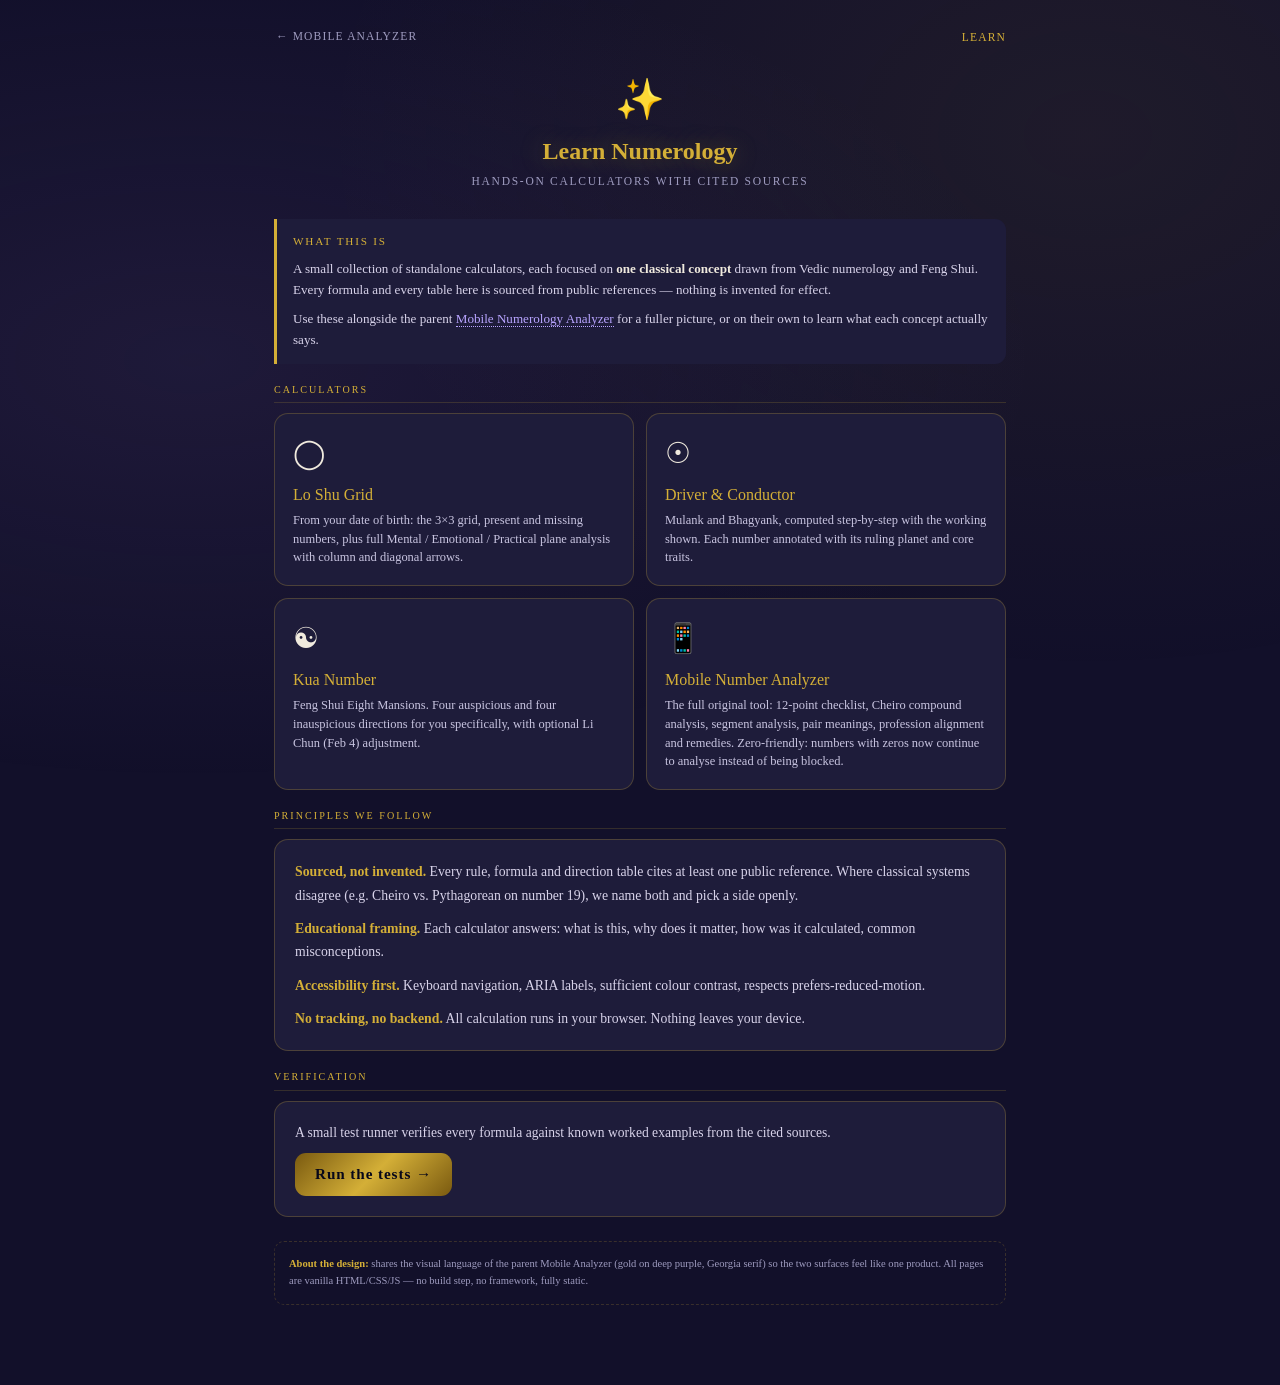
<file: learn/index.html>
<!DOCTYPE html>
<html lang="en">
<head>
<meta charset="UTF-8">
<meta name="viewport" content="width=device-width, initial-scale=1.0">
<title>Learn Numerology — Calculators &amp; References</title>
<meta name="description" content="Free calculators for the Lo Shu Grid, Driver/Conductor (Mulank/Bhagyank), and Kua number — built from cited classical sources, not invented.">
<link rel="stylesheet" href="style.css">
</head>
<body>
<div class="wrap">

  <nav class="top-nav" aria-label="breadcrumb">
    <a href="../index.html">&larr; Mobile Analyzer</a>
    <div class="crumbs"><strong>Learn</strong></div>
  </nav>

  <header class="page-head">
    <span class="mandala" aria-hidden="true">&#10024;</span>
    <h1>Learn Numerology</h1>
    <div class="sub">Hands-on calculators with cited sources</div>
  </header>

  <section class="explain" aria-labelledby="about">
    <h3 id="about">What this is</h3>
    <p>A small collection of standalone calculators, each focused on <strong>one classical concept</strong> drawn from Vedic numerology and Feng Shui. Every formula and every table here is sourced from public references &mdash; nothing is invented for effect.</p>
    <p>Use these alongside the parent <a href="../index.html" style="color:var(--purple);text-decoration:none;border-bottom:1px dotted">Mobile Numerology Analyzer</a> for a fuller picture, or on their own to learn what each concept actually says.</p>
  </section>

  <div class="stitle">Calculators</div>

  <div class="tile-grid">
    <a class="tile" href="loshu-grid.html">
      <span class="tile-icon" aria-hidden="true">&#9711;</span>
      <div class="tile-title">Lo Shu Grid</div>
      <div class="tile-desc">From your date of birth: the 3&times;3 grid, present and missing numbers, plus full Mental / Emotional / Practical plane analysis with column and diagonal arrows.</div>
    </a>

    <a class="tile" href="driver-conductor.html">
      <span class="tile-icon" aria-hidden="true">&#9737;</span>
      <div class="tile-title">Driver &amp; Conductor</div>
      <div class="tile-desc">Mulank and Bhagyank, computed step-by-step with the working shown. Each number annotated with its ruling planet and core traits.</div>
    </a>

    <a class="tile" href="kua.html">
      <span class="tile-icon" aria-hidden="true">&#9775;</span>
      <div class="tile-title">Kua Number</div>
      <div class="tile-desc">Feng Shui Eight Mansions. Four auspicious and four inauspicious directions for you specifically, with optional Li Chun (Feb 4) adjustment.</div>
    </a>

    <a class="tile" href="../index.html">
      <span class="tile-icon" aria-hidden="true">&#128241;</span>
      <div class="tile-title">Mobile Number Analyzer</div>
      <div class="tile-desc">The full original tool: 12-point checklist, Cheiro compound analysis, segment analysis, pair meanings, profession alignment and remedies. Zero-friendly: numbers with zeros now continue to analyse instead of being blocked.</div>
    </a>
  </div>

  <div class="stitle">Principles we follow</div>

  <div class="card">
    <ul style="list-style:none;padding:0;margin:0;font-size:.86rem;line-height:1.7;color:#d8d3ea">
      <li style="margin-bottom:10px"><strong style="color:var(--gold)">Sourced, not invented.</strong> Every rule, formula and direction table cites at least one public reference. Where classical systems disagree (e.g. Cheiro vs. Pythagorean on number 19), we name both and pick a side openly.</li>
      <li style="margin-bottom:10px"><strong style="color:var(--gold)">Educational framing.</strong> Each calculator answers: what is this, why does it matter, how was it calculated, common misconceptions.</li>
      <li style="margin-bottom:10px"><strong style="color:var(--gold)">Accessibility first.</strong> Keyboard navigation, ARIA labels, sufficient colour contrast, respects <code style="font-family:inherit">prefers-reduced-motion</code>.</li>
      <li><strong style="color:var(--gold)">No tracking, no backend.</strong> All calculation runs in your browser. Nothing leaves your device.</li>
    </ul>
  </div>

  <div class="stitle">Verification</div>

  <div class="card">
    <p style="font-size:.85rem;color:#d8d3ea;line-height:1.6;margin-bottom:10px">A small test runner verifies every formula against known worked examples from the cited sources.</p>
    <a class="main-btn" href="tests.html" style="display:inline-block;text-decoration:none;text-align:center;width:auto;padding:10px 20px">Run the tests &rarr;</a>
  </div>

  <div class="sources">
    <strong>About the design:</strong> shares the visual language of the parent Mobile Analyzer (gold on deep purple, Georgia serif) so the two surfaces feel like one product. All pages are vanilla HTML/CSS/JS &mdash; no build step, no framework, fully static.
  </div>

</div>
</body>
</html>
</file>
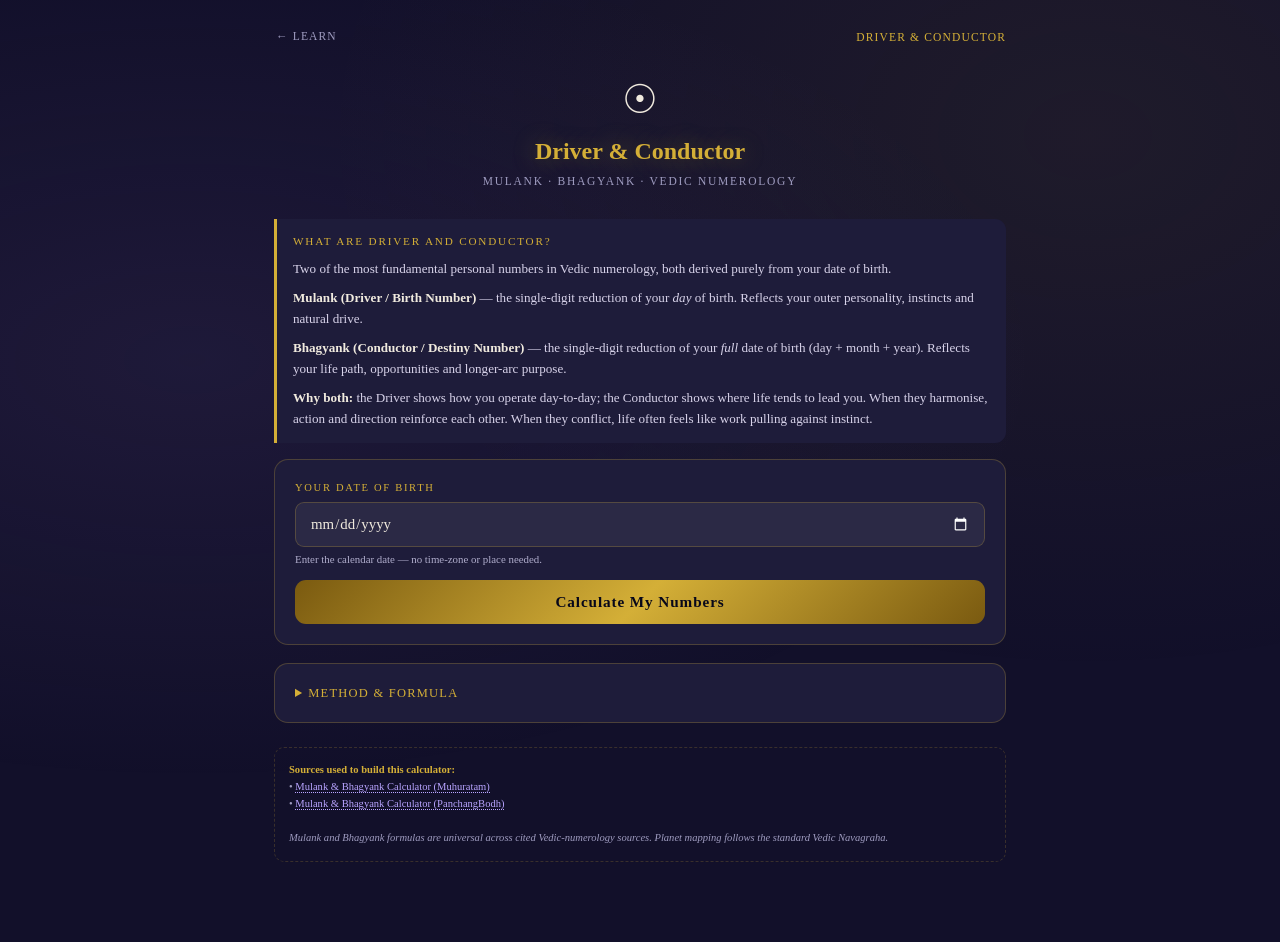
<file: learn/driver-conductor.html>
<!DOCTYPE html>
<html lang="en">
<head>
<meta charset="UTF-8">
<meta name="viewport" content="width=device-width, initial-scale=1.0">
<title>Driver &amp; Conductor Calculator — Mulank Bhagyank</title>
<meta name="description" content="Calculate your Mulank (Driver) and Bhagyank (Conductor) from your date of birth. Discover your ruling planet, core traits, and life-path number.">
<link rel="stylesheet" href="style.css">
</head>
<body>
<div class="wrap">

  <nav class="top-nav" aria-label="breadcrumb">
    <a href="index.html">&larr; Learn</a>
    <div class="crumbs"><strong>Driver &amp; Conductor</strong></div>
  </nav>

  <header class="page-head">
    <span class="mandala" aria-hidden="true">&#9737;</span>
    <h1>Driver &amp; Conductor</h1>
    <div class="sub">Mulank &middot; Bhagyank &middot; Vedic Numerology</div>
  </header>

  <section class="explain" aria-labelledby="what-is">
    <h3 id="what-is">What are Driver and Conductor?</h3>
    <p>Two of the most fundamental personal numbers in Vedic numerology, both derived purely from your date of birth.</p>
    <p><strong>Mulank (Driver / Birth Number)</strong> &mdash; the single-digit reduction of your <em>day</em> of birth. Reflects your outer personality, instincts and natural drive.</p>
    <p><strong>Bhagyank (Conductor / Destiny Number)</strong> &mdash; the single-digit reduction of your <em>full</em> date of birth (day + month + year). Reflects your life path, opportunities and longer-arc purpose.</p>
    <p><strong>Why both:</strong> the Driver shows how you operate day-to-day; the Conductor shows where life tends to lead you. When they harmonise, action and direction reinforce each other. When they conflict, life often feels like work pulling against instinct.</p>
  </section>

  <form class="card" id="dc-form" onsubmit="return false">
    <label class="lbl" for="dob">Your Date of Birth</label>
    <input class="inp" type="date" id="dob" required>
    <span class="hint">Enter the calendar date &mdash; no time-zone or place needed.</span>

    <button class="main-btn" type="submit" id="go">Calculate My Numbers</button>
  </form>

  <div id="results" aria-live="polite"></div>

  <details class="card" style="margin-top:18px">
    <summary style="cursor:pointer;color:var(--gold);font-size:.78rem;letter-spacing:.1em;text-transform:uppercase">Method &amp; formula</summary>
    <div style="padding-top:12px;font-size:.78rem;color:#d8d3ea;line-height:1.6">
      <p style="margin-bottom:8px"><strong>Mulank:</strong> take only your birth day. If it is two digits, add them together until you get a single digit (1&ndash;9). Example: 27 &rarr; 2+7 = <strong>9</strong>.</p>
      <p style="margin-bottom:8px"><strong>Bhagyank:</strong> add every digit of your full date of birth (dd + mm + all four year digits). Reduce the sum to a single digit. Example: 27/03/1990 &rarr; 2+7+0+3+1+9+9+0 = 31 &rarr; 3+1 = <strong>4</strong>.</p>
      <p style="margin-bottom:0">Each single digit is governed by one of the nine Vedic planets (Navagraha): 1=Sun, 2=Moon, 3=Jupiter, 4=Rahu, 5=Mercury, 6=Venus, 7=Ketu, 8=Saturn, 9=Mars.</p>
    </div>
  </details>

  <div class="sources" id="sources"></div>

</div>

<script src="numerology-core.js"></script>
<script>
(function () {
  'use strict';
  var N = window.Numerology;

  /* ---------- Render sources footer ---------- */
  (function renderSources() {
    var html = '<strong>Sources used to build this calculator:</strong><br>';
    var src = N.SOURCES.mulank;
    for (var i = 0; i < src.length; i++) {
      html += '&bull; <a href="' + src[i].url + '" target="_blank" rel="noopener">' + src[i].name + '</a><br>';
    }
    html += '<br><em>Mulank and Bhagyank formulas are universal across cited Vedic-numerology sources. Planet mapping follows the standard Vedic Navagraha.</em>';
    document.getElementById('sources').innerHTML = html;
  })();

  /* ---------- Form ---------- */
  document.getElementById('dc-form').addEventListener('submit', function (e) {
    e.preventDefault();
    runAnalysis();
  });
  document.getElementById('go').addEventListener('click', function (e) {
    e.preventDefault();
    runAnalysis();
  });

  function runAnalysis() {
    var iso = document.getElementById('dob').value;
    var parsed = N.parseISODate(iso);
    if (!parsed) {
      renderError('Please enter a valid date of birth.');
      return;
    }
    var mulank   = N.calcMulank(parsed.dd);
    var bhagyank = N.calcBhagyank(parsed.dd, parsed.mm, parsed.yyyy);
    renderResults(mulank, bhagyank, parsed);
  }

  function renderError(msg) {
    document.getElementById('results').innerHTML =
      '<div class="abox awarn"><span class="aicon" aria-hidden="true">&#9888;</span><div>' + escapeHtml(msg) + '</div></div>';
  }

  function escapeHtml(s) {
    return String(s).replace(/[&<>"']/g, function (c) {
      return { '&':'&amp;','<':'&lt;','>':'&gt;','"':'&quot;',"'":'&#39;' }[c];
    });
  }

  function renderResults(mulank, bhagyank, parsed) {
    var html = '';
    var dayStr   = pad2(parsed.dd);
    var monthStr = pad2(parsed.mm);
    var yearStr  = String(parsed.yyyy);

    /* --- Header summary --- */
    html += '<div class="card">';
    html += '<div class="stitle" style="margin-top:0">For DOB ' + dayStr + '/' + monthStr + '/' + yearStr + '</div>';
    html += '<div class="kv-grid">';
    html += '<div class="kv">';
    html += '<div class="kv-val">' + mulank + '</div>';
    html += '<div class="kv-lbl">Mulank / Driver</div>';
    html += '<div class="kv-desc">' + escapeHtml(N.PLANETS[mulank]) + ' &middot; ' + escapeHtml(N.TRAITS[mulank].name) + '</div>';
    html += '</div>';
    html += '<div class="kv">';
    html += '<div class="kv-val">' + bhagyank + '</div>';
    html += '<div class="kv-lbl">Bhagyank / Conductor</div>';
    html += '<div class="kv-desc">' + escapeHtml(N.PLANETS[bhagyank]) + ' &middot; ' + escapeHtml(N.TRAITS[bhagyank].name) + '</div>';
    html += '</div>';
    html += '</div>';
    html += '</div>';

    /* --- Show the working --- */
    html += '<div class="stitle">How these were calculated</div>';
    html += '<div class="card">';
    html += '<div class="abox ainfo" style="margin-bottom:10px"><span class="aicon" aria-hidden="true">&#10148;</span><div>';
    html += '<strong>Mulank:</strong> day = ' + dayStr + ' &rarr; reduce(' + dayStr + ') = <strong>' + mulank + '</strong>';
    if (parsed.dd > 9) {
      var dayDigits = String(parsed.dd).split('').join(' + ');
      html += '<br><span style="font-size:.74rem;color:#9e9bbf">step: ' + dayDigits + ' = ' + N.digitSum(String(parsed.dd)) + (N.digitSum(String(parsed.dd)) > 9 ? ' &rarr; ' + mulank : '') + '</span>';
    }
    html += '</div></div>';

    var combined = dayStr + monthStr + yearStr;
    var sumExpr = combined.split('').join(' + ');
    var totalSum = N.digitSum(combined);
    html += '<div class="abox ainfo"><span class="aicon" aria-hidden="true">&#10148;</span><div>';
    html += '<strong>Bhagyank:</strong> ' + sumExpr + ' = ' + totalSum;
    if (totalSum > 9) {
      html += ' &rarr; reduce(' + totalSum + ') = <strong>' + bhagyank + '</strong>';
    } else {
      html += ' = <strong>' + bhagyank + '</strong>';
    }
    html += '</div></div>';
    html += '</div>';

    /* --- Detail: Mulank meaning --- */
    html += '<div class="stitle">Your Driver (Mulank) ' + mulank + ' &mdash; ' + escapeHtml(N.TRAITS[mulank].name) + '</div>';
    html += '<div class="card">';
    html += traitDetail(mulank, 'Day-to-day personality and instinct');
    html += '</div>';

    /* --- Detail: Bhagyank meaning --- */
    html += '<div class="stitle">Your Conductor (Bhagyank) ' + bhagyank + ' &mdash; ' + escapeHtml(N.TRAITS[bhagyank].name) + '</div>';
    html += '<div class="card">';
    html += traitDetail(bhagyank, 'Life-path direction and longer-arc purpose');
    html += '</div>';

    /* --- Harmony note --- */
    html += '<div class="stitle">Driver &harr; Conductor</div>';
    html += '<div class="card">';
    if (mulank === bhagyank) {
      html += '<div class="abox aok"><span class="aicon" aria-hidden="true">&#10026;</span><div><strong>Same number on both.</strong> Driver and Conductor align perfectly &mdash; your instincts and your life-path point in the same direction. This concentrates the energy of ' + escapeHtml(N.PLANETS[mulank]) + ' twice over, for better and for worse.</div></div>';
    } else {
      html += '<div class="abox ainfo"><span class="aicon" aria-hidden="true">&#9737;</span><div>You operate as a <strong>' + mulank + ' (' + escapeHtml(N.PLANETS[mulank]) + ')</strong> while life pulls you toward <strong>' + bhagyank + ' (' + escapeHtml(N.PLANETS[bhagyank]) + ')</strong>. The interplay shapes your story &mdash; how naturally you act vs. where opportunities tend to appear.</div></div>';
    }
    html += '</div>';

    /* --- Educational footer --- */
    html += '<div class="explain" style="margin-top:18px">';
    html += '<h3>Common misconceptions</h3>';
    html += '<p><strong>"My birth-day already is my number"</strong> &mdash; in numerology the day is reduced to a single digit. Born on the 27th? Your Mulank is 2+7 = 9, not 27.</p>';
    html += '<p><strong>"I should change my behaviour to match my numbers"</strong> &mdash; the opposite. The numbers describe pre-existing tendencies; awareness lets you work <em>with</em> them rather than against.</p>';
    html += '<p><strong>"My number means I will succeed/fail"</strong> &mdash; no single number predicts outcomes. Vedic numerology uses Mulank and Bhagyank alongside the Lo Shu Grid and Name Number for a multi-layered picture.</p>';
    html += '</div>';

    document.getElementById('results').innerHTML = html;
    document.getElementById('results').scrollIntoView({ behavior: 'smooth', block: 'start' });
  }

  function traitDetail(num, role) {
    var t = N.TRAITS[num];
    var p = N.PLANETS[num];
    var html = '';
    html += '<div style="display:flex;align-items:center;gap:12px;margin-bottom:10px">';
    html += '<div style="font-size:2.6rem;color:var(--gold);font-weight:700;line-height:1">' + num + '</div>';
    html += '<div>';
    html += '<div style="font-size:.7rem;letter-spacing:.1em;text-transform:uppercase;color:var(--muted)">' + escapeHtml(role) + '</div>';
    html += '<div style="font-size:1rem;color:var(--gold2)">' + escapeHtml(t.name) + '</div>';
    html += '<div style="font-size:.74rem;color:#c8c4e0">Ruled by ' + escapeHtml(p) + '</div>';
    html += '</div>';
    html += '</div>';
    html += '<p style="font-size:.85rem;color:#d8d3ea;line-height:1.6">' + escapeHtml(t.desc) + '</p>';
    return html;
  }

  function pad2(n) { return (n < 10 ? '0' : '') + n; }
})();
</script>

</body>
</html>
</file>
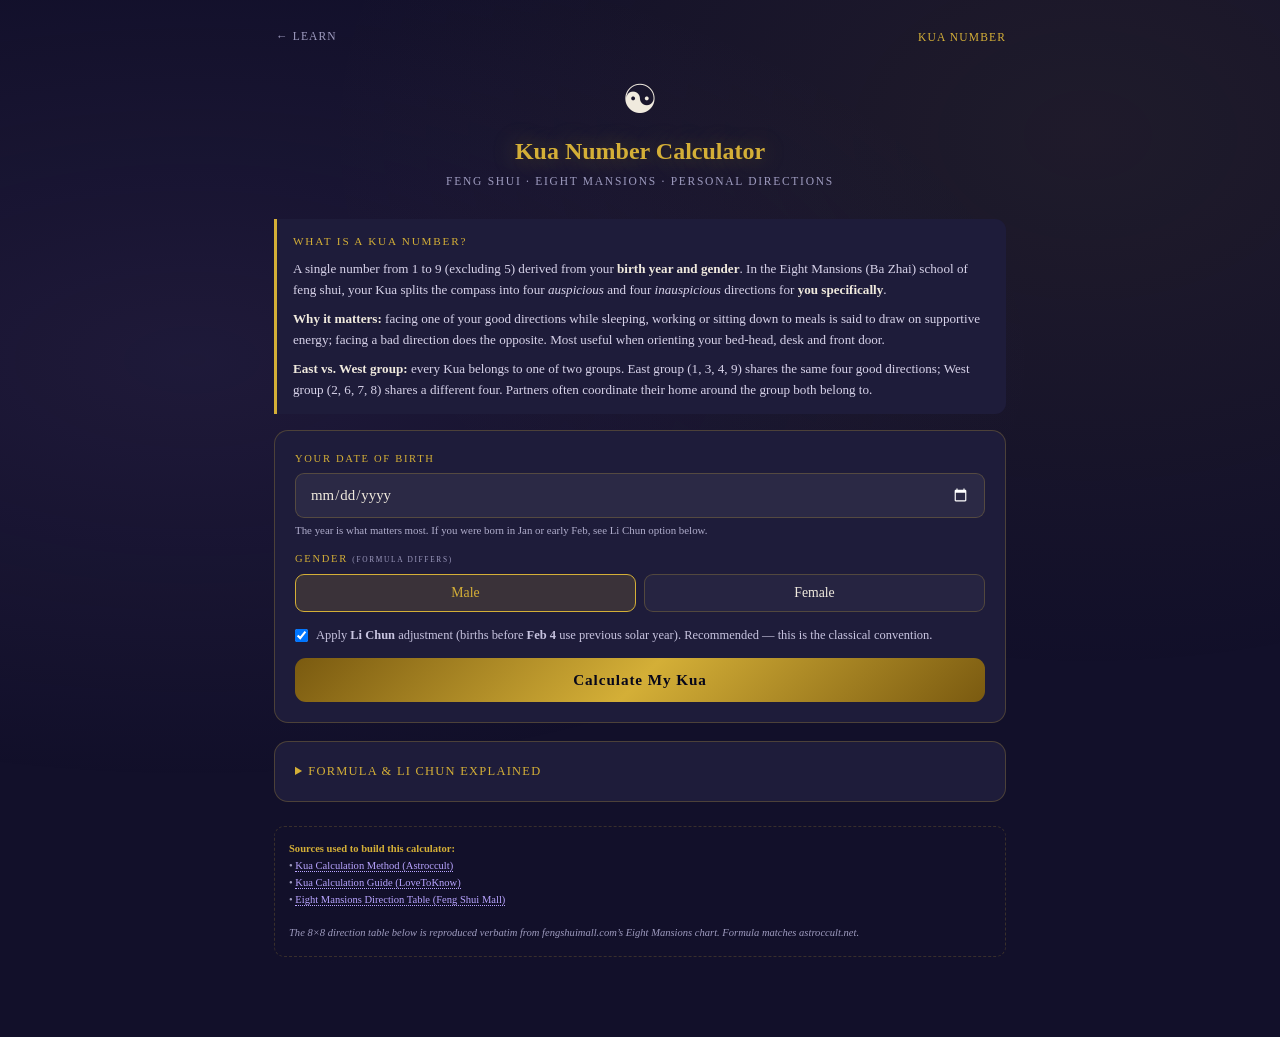
<file: learn/kua.html>
<!DOCTYPE html>
<html lang="en">
<head>
<meta charset="UTF-8">
<meta name="viewport" content="width=device-width, initial-scale=1.0">
<title>Kua Number Calculator — Feng Shui Eight Mansions</title>
<meta name="description" content="Calculate your Kua number and discover your four auspicious and four inauspicious directions according to the Eight Mansions feng shui system.">
<link rel="stylesheet" href="style.css">
</head>
<body>
<div class="wrap">

  <nav class="top-nav" aria-label="breadcrumb">
    <a href="index.html">&larr; Learn</a>
    <div class="crumbs"><strong>Kua Number</strong></div>
  </nav>

  <header class="page-head">
    <span class="mandala" aria-hidden="true">&#9775;</span>
    <h1>Kua Number Calculator</h1>
    <div class="sub">Feng Shui &middot; Eight Mansions &middot; Personal directions</div>
  </header>

  <section class="explain" aria-labelledby="what-is">
    <h3 id="what-is">What is a Kua number?</h3>
    <p>A single number from 1 to 9 (excluding 5) derived from your <strong>birth year and gender</strong>. In the Eight Mansions (Ba Zhai) school of feng shui, your Kua splits the compass into four <em>auspicious</em> and four <em>inauspicious</em> directions for <strong>you specifically</strong>.</p>
    <p><strong>Why it matters:</strong> facing one of your good directions while sleeping, working or sitting down to meals is said to draw on supportive energy; facing a bad direction does the opposite. Most useful when orienting your bed-head, desk and front door.</p>
    <p><strong>East vs. West group:</strong> every Kua belongs to one of two groups. East group (1, 3, 4, 9) shares the same four good directions; West group (2, 6, 7, 8) shares a different four. Partners often coordinate their home around the group both belong to.</p>
  </section>

  <form class="card" id="kua-form" onsubmit="return false">
    <label class="lbl" for="dob">Your Date of Birth</label>
    <input class="inp" type="date" id="dob" required>
    <span class="hint">The year is what matters most. If you were born in Jan or early Feb, see Li Chun option below.</span>

    <label class="lbl">Gender <span style="font-size:.7em;color:var(--muted)">(formula differs)</span></label>
    <div class="gbtns" role="radiogroup" aria-label="Gender">
      <button class="gbtn active" id="gbtn-m" type="button" role="radio" aria-checked="true">Male</button>
      <button class="gbtn"        id="gbtn-f" type="button" role="radio" aria-checked="false">Female</button>
    </div>

    <label style="display:flex;align-items:flex-start;gap:8px;font-size:.78rem;color:#c8c4e0;cursor:pointer;margin-bottom:14px">
      <input type="checkbox" id="lichun" checked style="margin-top:3px">
      <span>Apply <strong>Li Chun</strong> adjustment (births before <strong>Feb 4</strong> use previous solar year). Recommended &mdash; this is the classical convention.</span>
    </label>

    <button class="main-btn" type="submit" id="go">Calculate My Kua</button>
  </form>

  <div id="results" aria-live="polite"></div>

  <details class="card" style="margin-top:18px">
    <summary style="cursor:pointer;color:var(--gold);font-size:.78rem;letter-spacing:.1em;text-transform:uppercase">Formula &amp; Li Chun explained</summary>
    <div style="padding-top:12px;font-size:.78rem;color:#d8d3ea;line-height:1.6">
      <p style="margin-bottom:8px"><strong>Step 1:</strong> add the last two digits of your birth year. Reduce to a single digit.</p>
      <p style="margin-bottom:8px"><strong>Step 2:</strong> apply by gender and era:</p>
      <ul style="margin:0 0 8px 18px;font-size:.78rem">
        <li>Male, year &lt; 2000: Kua = 10 &minus; single digit</li>
        <li>Male, year &ge; 2000: Kua = 9 &minus; single digit</li>
        <li>Female, year &lt; 2000: Kua = single digit + 5 (reduce)</li>
        <li>Female, year &ge; 2000: Kua = single digit + 6 (reduce)</li>
      </ul>
      <p style="margin-bottom:8px"><strong>Step 3 (Kua 5):</strong> if the result is 5, men use 2 and women use 8 instead. (Kua 5 has no place in the Eight Mansions system.)</p>
      <p style="margin-bottom:0"><strong>Li Chun adjustment:</strong> the Chinese solar year begins around <strong>February 4</strong> (the festival of Li Chun, "Beginning of Spring"). Births before this date are traditionally counted as belonging to the previous year for Kua purposes. Skipping this can flip you into the other group.</p>
    </div>
  </details>

  <div class="sources" id="sources"></div>

</div>

<script src="numerology-core.js"></script>
<script>
(function () {
  'use strict';
  var N = window.Numerology;
  var gender = 'M';

  /* ---------- Render sources footer ---------- */
  (function renderSources() {
    var html = '<strong>Sources used to build this calculator:</strong><br>';
    var src = N.SOURCES.kua;
    for (var i = 0; i < src.length; i++) {
      html += '&bull; <a href="' + src[i].url + '" target="_blank" rel="noopener">' + src[i].name + '</a><br>';
    }
    html += '<br><em>The 8&times;8 direction table below is reproduced verbatim from fengshuimall.com’s Eight Mansions chart. Formula matches astroccult.net.</em>';
    document.getElementById('sources').innerHTML = html;
  })();

  /* ---------- Gender toggle ---------- */
  function setGender(g) {
    gender = g;
    var m = document.getElementById('gbtn-m');
    var f = document.getElementById('gbtn-f');
    m.className = 'gbtn' + (g === 'M' ? ' active' : '');
    f.className = 'gbtn' + (g === 'F' ? ' active' : '');
    m.setAttribute('aria-checked', g === 'M' ? 'true' : 'false');
    f.setAttribute('aria-checked', g === 'F' ? 'true' : 'false');
  }
  document.getElementById('gbtn-m').addEventListener('click', function () { setGender('M'); });
  document.getElementById('gbtn-f').addEventListener('click', function () { setGender('F'); });

  /* ---------- Form ---------- */
  document.getElementById('kua-form').addEventListener('submit', function (e) {
    e.preventDefault();
    runAnalysis();
  });
  document.getElementById('go').addEventListener('click', function (e) {
    e.preventDefault();
    runAnalysis();
  });

  function runAnalysis() {
    var iso = document.getElementById('dob').value;
    var parsed = N.parseISODate(iso);
    if (!parsed) {
      renderError('Please enter a valid date of birth.');
      return;
    }
    var useLiChun = document.getElementById('lichun').checked;
    var effectiveYear = useLiChun
      ? N.liChunAdjustedYear(parsed.dd, parsed.mm, parsed.yyyy)
      : parsed.yyyy;
    var adjusted = effectiveYear !== parsed.yyyy;

    var kua = N.calcKua(effectiveYear, gender);
    if (!kua) {
      renderError('Could not compute a Kua number for that date.');
      return;
    }
    renderResults(kua, parsed, effectiveYear, adjusted);
  }

  function renderError(msg) {
    document.getElementById('results').innerHTML =
      '<div class="abox awarn"><span class="aicon" aria-hidden="true">&#9888;</span><div>' + escapeHtml(msg) + '</div></div>';
  }

  function escapeHtml(s) {
    return String(s).replace(/[&<>"']/g, function (c) {
      return { '&':'&amp;','<':'&lt;','>':'&gt;','"':'&quot;',"'":'&#39;' }[c];
    });
  }

  function renderResults(kua, parsed, effectiveYear, adjusted) {
    var d = N.KUA_DIRECTIONS[kua];
    if (!d) {
      renderError('Kua ' + kua + ' has no direction mapping. Please report this.');
      return;
    }

    var html = '';
    var dateStr = pad2(parsed.dd) + '/' + pad2(parsed.mm) + '/' + parsed.yyyy;

    /* --- Headline --- */
    html += '<div class="card" style="text-align:center">';
    html += '<div style="font-size:.7rem;letter-spacing:.16em;text-transform:uppercase;color:var(--muted);margin-bottom:6px">For DOB ' + dateStr + ' (' + (gender === 'M' ? 'Male' : 'Female') + ')</div>';
    html += '<div style="font-size:3.4rem;color:var(--gold);font-weight:700;line-height:1;text-shadow:0 0 24px rgba(212,175,55,.45)">' + kua + '</div>';
    html += '<div style="font-size:.65rem;letter-spacing:.2em;text-transform:uppercase;color:var(--muted);margin-top:4px">Your Kua Number</div>';
    html += '<div style="margin-top:10px"><span style="display:inline-block;padding:4px 14px;border-radius:100px;font-size:.7rem;font-weight:700;letter-spacing:.1em;text-transform:uppercase;background:rgba(212,175,55,.15);border:1px solid rgba(212,175,55,.4);color:var(--gold)">' + escapeHtml(d.group) + ' Group</span></div>';
    if (adjusted) {
      html += '<div style="margin-top:12px;font-size:.74rem;color:#d4c4ff;line-height:1.5"><strong>Li Chun adjustment applied.</strong><br>Your calendar year is ' + parsed.yyyy + ', but as you were born before Feb 4, your solar year is <strong>' + effectiveYear + '</strong>.</div>';
    }
    html += '</div>';

    /* --- 4 auspicious directions --- */
    html += '<div class="stitle">Your 4 Auspicious Directions</div>';
    html += '<div class="card">';
    html += '<div class="dir-grid">';
    html += dirCard('shengChi', d.shengChi);
    html += dirCard('tienYi',   d.tienYi);
    html += dirCard('nienYen',  d.nienYen);
    html += dirCard('fuWei',    d.fuWei);
    html += '</div></div>';

    /* --- 4 inauspicious directions --- */
    html += '<div class="stitle">Your 4 Inauspicious Directions</div>';
    html += '<div class="card">';
    html += '<div class="dir-grid">';
    html += dirCard('huoHai',   d.huoHai);
    html += dirCard('wuGui',    d.wuGui);
    html += dirCard('liuShar',  d.liuShar);
    html += dirCard('juehMing', d.juehMing);
    html += '</div></div>';

    /* --- Practical guidance --- */
    html += '<div class="stitle">How to use these directions</div>';
    html += '<div class="card">';
    html += '<div class="abox ainfo"><span class="aicon" aria-hidden="true">&#9737;</span><div>';
    html += '<strong>Bed:</strong> sleep with the crown of your head pointing toward your <em>Tien Yi</em> (' + dirName(d.tienYi) + ') or <em>Fu Wei</em> (' + dirName(d.fuWei) + ') direction.<br>';
    html += '<strong>Desk:</strong> sit facing your <em>Sheng Chi</em> (' + dirName(d.shengChi) + ') for work, or <em>Fu Wei</em> for study.<br>';
    html += '<strong>Front door:</strong> a door facing one of your four auspicious directions is preferred.<br>';
    html += '<strong>Avoid:</strong> bed-head pointing to your <em>Jueh Ming</em> (' + dirName(d.juehMing) + ') direction.';
    html += '</div></div>';
    html += '</div>';

    /* --- Group note --- */
    html += '<div class="stitle">' + escapeHtml(d.group) + ' Group at a glance</div>';
    html += '<div class="card">';
    if (d.group === 'East') {
      html += '<p style="font-size:.85rem;color:#d8d3ea;line-height:1.6">East Group people (Kua <strong>1, 3, 4, 9</strong>) share their four auspicious directions among <strong>East, South-East, North</strong> and <strong>South</strong>. If your partner is also East Group, your home naturally aligns.</p>';
    } else {
      html += '<p style="font-size:.85rem;color:#d8d3ea;line-height:1.6">West Group people (Kua <strong>2, 6, 7, 8</strong>) share their four auspicious directions among <strong>West, North-West, North-East</strong> and <strong>South-West</strong>. If your partner is also West Group, your home naturally aligns.</p>';
    }
    html += '</div>';

    /* --- Educational footer --- */
    html += '<div class="explain" style="margin-top:18px">';
    html += '<h3>Practical caveats</h3>';
    html += '<p><strong>Direction = where you face, or where the top of your head points.</strong> Not the corner of the room you live in.</p>';
    html += '<p><strong>One factor of many.</strong> Eight Mansions is a single school within feng shui. Flying Stars, form-school and others can refine or contradict its advice. Use it as guidance, not gospel.</p>';
    html += '<p><strong>Couples and households</strong> often compromise: orient the bed for one partner, the door for the other; or coordinate via the shared best direction (the one that is good for both).</p>';
    html += '</div>';

    document.getElementById('results').innerHTML = html;
    document.getElementById('results').scrollIntoView({ behavior: 'smooth', block: 'start' });
  }

  function dirCard(key, dirCode) {
    var meta = N.KUA_DIR_MEANINGS[key];
    var cls = meta.good ? 'dir-card good' : 'dir-card bad';
    var html = '';
    html += '<div class="' + cls + '">';
    html += '<div class="dir-name">' + escapeHtml(meta.label) + ' &middot; ' + escapeHtml(meta.use) + '</div>';
    html += '<div class="dir-dir">' + escapeHtml(dirCode) + '<span style="font-size:.6rem;color:var(--muted);font-weight:normal;letter-spacing:.08em;margin-left:6px">' + escapeHtml(dirName(dirCode)) + '</span></div>';
    html += '<div class="dir-desc">' + escapeHtml(meta.desc) + '</div>';
    html += '</div>';
    return html;
  }

  function dirName(code) { return N.DIR_LONG[code] || code; }
  function pad2(n) { return (n < 10 ? '0' : '') + n; }
})();
</script>

</body>
</html>
</file>
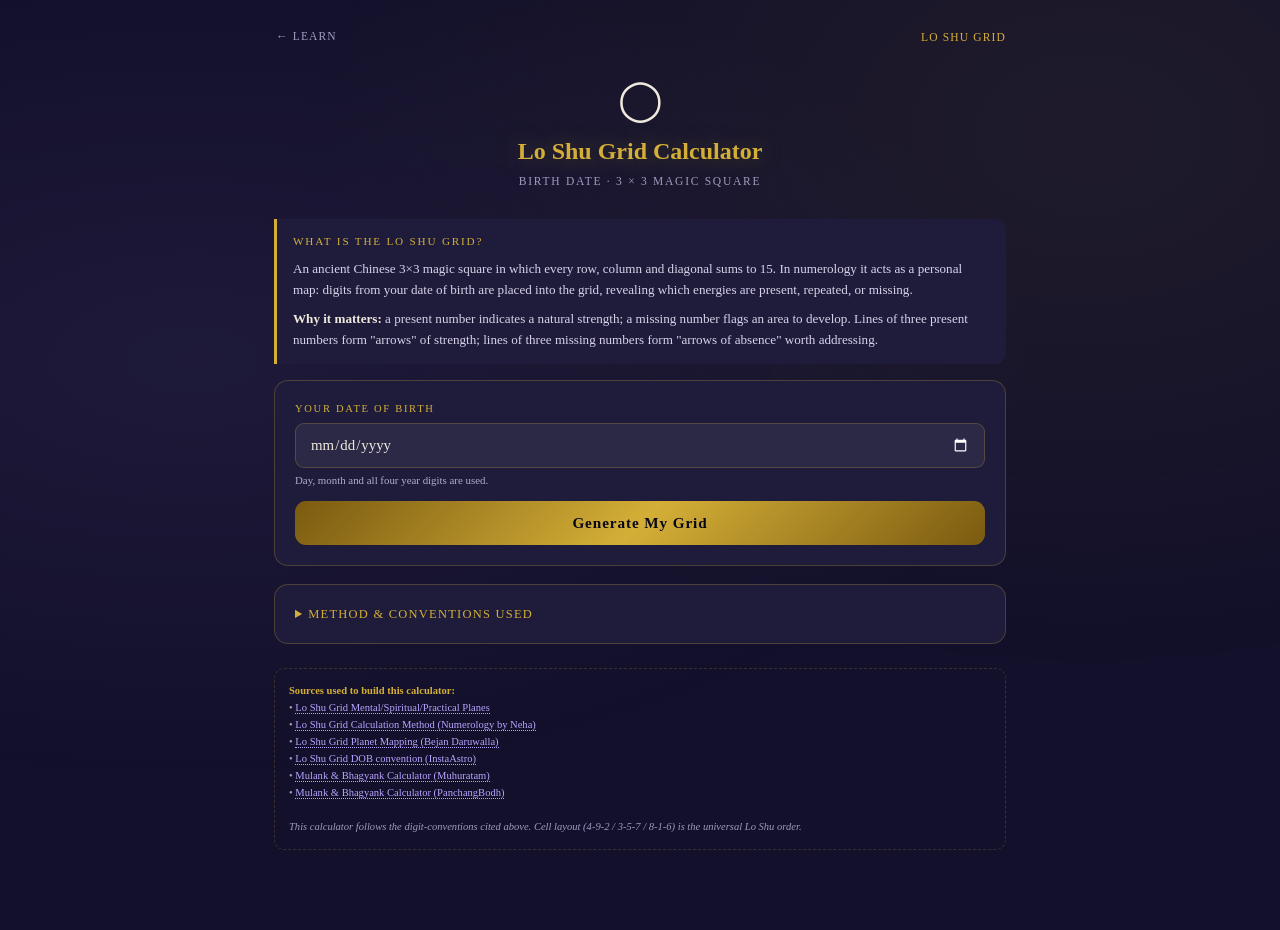
<file: learn/loshu-grid.html>
<!DOCTYPE html>
<html lang="en">
<head>
<meta charset="UTF-8">
<meta name="viewport" content="width=device-width, initial-scale=1.0">
<title>Lo Shu Grid Calculator — Numerology</title>
<meta name="description" content="Calculate your Lo Shu Grid from your date of birth. See your present numbers, missing arrows, and Mental/Emotional/Practical plane analysis.">
<link rel="stylesheet" href="style.css">
</head>
<body>
<div class="wrap">

  <nav class="top-nav" aria-label="breadcrumb">
    <a href="index.html">&larr; Learn</a>
    <div class="crumbs"><strong>Lo Shu Grid</strong></div>
  </nav>

  <header class="page-head">
    <span class="mandala" aria-hidden="true">&#9711;</span>
    <h1>Lo Shu Grid Calculator</h1>
    <div class="sub">Birth date &middot; 3 &times; 3 magic square</div>
  </header>

  <section class="explain" aria-labelledby="what-is">
    <h3 id="what-is">What is the Lo Shu Grid?</h3>
    <p>An ancient Chinese 3&times;3 magic square in which every row, column and diagonal sums to 15. In numerology it acts as a personal map: digits from your date of birth are placed into the grid, revealing which energies are present, repeated, or missing.</p>
    <p><strong>Why it matters:</strong> a present number indicates a natural strength; a missing number flags an area to develop. Lines of three present numbers form "arrows" of strength; lines of three missing numbers form "arrows of absence" worth addressing.</p>
  </section>

  <form class="card" id="loshu-form" onsubmit="return false">
    <label class="lbl" for="dob">Your Date of Birth</label>
    <input class="inp" type="date" id="dob" required>
    <span class="hint">Day, month and all four year digits are used.</span>

    <button class="main-btn" type="submit" id="go">Generate My Grid</button>
  </form>

  <div id="results" aria-live="polite"></div>

  <details class="card" style="margin-top:18px">
    <summary style="cursor:pointer;color:var(--gold);font-size:.78rem;letter-spacing:.1em;text-transform:uppercase">Method &amp; conventions used</summary>
    <div style="padding-top:12px;font-size:.78rem;color:#d8d3ea;line-height:1.6">
      <p style="margin-bottom:8px"><strong>Digits placed in the grid:</strong> every digit of your day, month and four-digit year. Zeros are skipped (the Lo Shu Grid has no zero cell).</p>
      <p style="margin-bottom:8px"><strong>Added energies:</strong> per the common Vedic-numerology convention, your <em>Mulank</em> (birth day reduced) and <em>Bhagyank</em> (full DOB reduced) are added to the grid as well, enriching the reading.</p>
      <p style="margin-bottom:8px"><strong>Repetitions matter:</strong> if a digit appears three times, the cell shows all three. Each occurrence amplifies that energy.</p>
      <p style="margin-bottom:0"><strong>Plane status:</strong> <em>Full</em> = all three digits of the line are present; <em>Partial</em> = one or two are present; <em>Empty</em> = none are present (a "missing arrow" worth working on).</p>
    </div>
  </details>

  <div class="sources" id="sources"></div>

</div>

<script src="numerology-core.js"></script>
<script>
(function () {
  'use strict';
  var N = window.Numerology;

  /* ---------- Render sources footer ---------- */
  (function renderSources() {
    var html = '<strong>Sources used to build this calculator:</strong><br>';
    var src = N.SOURCES.loshu.concat(N.SOURCES.mulank);
    for (var i = 0; i < src.length; i++) {
      html += '&bull; <a href="' + src[i].url + '" target="_blank" rel="noopener">' + src[i].name + '</a><br>';
    }
    html += '<br><em>This calculator follows the digit-conventions cited above. Cell layout (4-9-2 / 3-5-7 / 8-1-6) is the universal Lo Shu order.</em>';
    document.getElementById('sources').innerHTML = html;
  })();

  /* ---------- Form ---------- */
  document.getElementById('loshu-form').addEventListener('submit', function (e) {
    e.preventDefault();
    runAnalysis();
  });
  document.getElementById('go').addEventListener('click', function (e) {
    e.preventDefault();
    runAnalysis();
  });

  function runAnalysis() {
    var iso = document.getElementById('dob').value;
    var parsed = N.parseISODate(iso);
    if (!parsed) {
      renderError('Please enter a valid date of birth.');
      return;
    }
    var result = N.calcLoshuFromDOB(parsed.dd, parsed.mm, parsed.yyyy);
    if (!result) {
      renderError('Could not compute Lo Shu Grid for that date.');
      return;
    }
    renderResults(result, parsed);
  }

  function renderError(msg) {
    document.getElementById('results').innerHTML =
      '<div class="abox awarn"><span class="aicon" aria-hidden="true">&#9888;</span><div>' +
      escapeHtml(msg) + '</div></div>';
  }

  function escapeHtml(s) {
    return String(s).replace(/[&<>"']/g, function (c) {
      return { '&':'&amp;','<':'&lt;','>':'&gt;','"':'&quot;',"'":'&#39;' }[c];
    });
  }

  function renderResults(result, parsed) {
    var counts = result.counts;
    var html = '';

    /* --- Summary header --- */
    html += '<div class="card">';
    html += '<div class="stitle" style="margin-top:0">For DOB ' + pad2(parsed.dd) + '/' + pad2(parsed.mm) + '/' + parsed.yyyy + '</div>';
    html += '<div class="kv-grid">';
    html += '<div class="kv"><div class="kv-val">' + result.mulank   + '</div><div class="kv-lbl">Mulank (Driver)</div><div class="kv-desc">' + escapeHtml(N.TRAITS[result.mulank].name)   + '</div></div>';
    html += '<div class="kv"><div class="kv-val">' + result.bhagyank + '</div><div class="kv-lbl">Bhagyank (Conductor)</div><div class="kv-desc">' + escapeHtml(N.TRAITS[result.bhagyank].name) + '</div></div>';
    html += '</div>';
    html += '</div>';

    /* --- The grid --- */
    html += '<div class="stitle">Your Lo Shu Grid</div>';
    html += '<div class="card">';
    html += '<div class="loshu-board" role="grid" aria-label="Lo Shu 3 by 3 grid">';
    for (var i = 0; i < N.LOSHU_LAYOUT.length; i++) {
      var n = N.LOSHU_LAYOUT[i];
      var c = counts[n];
      var fill = c > 0 ? repeatStr(String(n), c) : '';
      var clsName = c > 0 ? 'loshu-cell filled' : 'loshu-cell empty';
      html += '<div class="' + clsName + '" role="gridcell" aria-label="Cell ' + n + ', ' + (c > 0 ? c + ' occurrence' + (c > 1 ? 's' : '') : 'missing') + '">';
      html += '<span class="loshu-cell-num" aria-hidden="true">' + n + '</span>';
      html += '<span class="loshu-cell-fill">' + (fill || '&nbsp;') + '</span>';
      html += '<span class="loshu-cell-planet">' + escapeHtml(N.PLANETS[n]) + '</span>';
      html += '</div>';
    }
    html += '</div>';
    html += '</div>';

    /* --- Plane analysis --- */
    html += '<div class="stitle">Horizontal Planes</div>';
    html += '<div class="card">' + planeBlock(N.LOSHU_PLANES.rows, counts) + '</div>';

    html += '<div class="stitle">Vertical Planes</div>';
    html += '<div class="card">' + planeBlock(N.LOSHU_PLANES.cols, counts) + '</div>';

    html += '<div class="stitle">Diagonal Lines</div>';
    html += '<div class="card">' + planeBlock(N.LOSHU_PLANES.diagonals, counts) + '</div>';

    /* --- Missing-digit summary --- */
    var missing = [];
    var strong  = [];
    for (var d = 1; d <= 9; d++) {
      if (counts[d] === 0)     missing.push(d);
      else if (counts[d] >= 3) strong.push({ n: d, c: counts[d] });
    }

    html += '<div class="stitle">Your numbers at a glance</div>';
    html += '<div class="card">';
    if (strong.length) {
      html += '<p style="margin-bottom:10px;font-size:.85rem;color:#a0f0c0"><strong>Strongly present (3 or more):</strong></p>';
      for (var s = 0; s < strong.length; s++) {
        html += '<div class="abox agreen" style="margin-bottom:6px"><span class="aicon" aria-hidden="true">&#9650;</span><div><strong>' + strong[s].n + ' &times; ' + strong[s].c + '</strong> &mdash; ' + escapeHtml(N.TRAITS[strong[s].n].desc) + '</div></div>';
      }
    }
    if (missing.length) {
      html += '<p style="margin:14px 0 10px;font-size:.85rem;color:#ffb3ba"><strong>Missing numbers (areas to develop):</strong></p>';
      for (var mi = 0; mi < missing.length; mi++) {
        var mn = missing[mi];
        html += '<div class="abox awarn" style="margin-bottom:6px"><span class="aicon" aria-hidden="true">&#9711;</span><div><strong>' + mn + ' &mdash; ' + escapeHtml(N.TRAITS[mn].name) + '</strong>: missing ' + escapeHtml(N.TRAITS[mn].desc) + '</div></div>';
      }
    } else {
      html += '<div class="abox aok"><span class="aicon" aria-hidden="true">&#10026;</span><div><strong>No missing numbers.</strong> All nine energies are present in your grid &mdash; a rare full chart.</div></div>';
    }
    html += '</div>';

    /* --- Educational footer --- */
    html += '<div class="explain" style="margin-top:18px">';
    html += '<h3>How to use this reading</h3>';
    html += '<p><strong>Present numbers</strong> describe the qualities you naturally embody. Their planet rulers (shown beneath each cell) hint at the underlying energy.</p>';
    html += '<p><strong>Full planes</strong> are arrows of strength &mdash; an inherent advantage in that domain (mental, emotional or practical).</p>';
    html += '<p><strong>Empty planes</strong> are not curses; they point to areas where conscious effort, role-models or specific practices fill the gap.</p>';
    html += '<p><strong>Remember:</strong> the grid is a frame for self-reflection, not a deterministic prediction. Pair it with the Driver/Conductor calculator for a fuller picture.</p>';
    html += '</div>';

    document.getElementById('results').innerHTML = html;
    document.getElementById('results').scrollIntoView({ behavior: 'smooth', block: 'start' });
  }

  function planeBlock(planes, counts) {
    var html = '';
    for (var i = 0; i < planes.length; i++) {
      var p = planes[i];
      var status = N.planeStatus(counts, p.nums);
      var present = [];
      for (var k = 0; k < p.nums.length; k++) if (counts[p.nums[k]] > 0) present.push(p.nums[k]);
      var missingNums = [];
      for (var m = 0; m < p.nums.length; m++) if (counts[p.nums[m]] === 0) missingNums.push(p.nums[m]);

      var cls = 's-' + status;
      var label = status === 'full' ? 'Full' : (status === 'empty' ? 'Missing' : 'Partial');

      html += '<div class="plane-row">';
      html += '<div class="plane-meta">';
      html += '<div class="plane-name">' + escapeHtml(p.name) + '</div>';
      html += '<div class="plane-digits">Digits ' + p.nums.join('-') + ' &middot; ' + escapeHtml(p.desc) + '</div>';
      if (present.length && status !== 'full')   html += '<div class="plane-digits">Present: ' + present.join(', ') + '</div>';
      if (missingNums.length && status !== 'empty') html += '<div class="plane-digits">Missing: ' + missingNums.join(', ') + '</div>';
      html += '</div>';
      html += '<div class="plane-status ' + cls + '">' + label + '</div>';
      html += '</div>';
    }
    return html;
  }

  function repeatStr(s, n) {
    var out = '';
    for (var i = 0; i < n; i++) out += s;
    return out;
  }

  function pad2(n) { return (n < 10 ? '0' : '') + n; }
})();
</script>

</body>
</html>
</file>
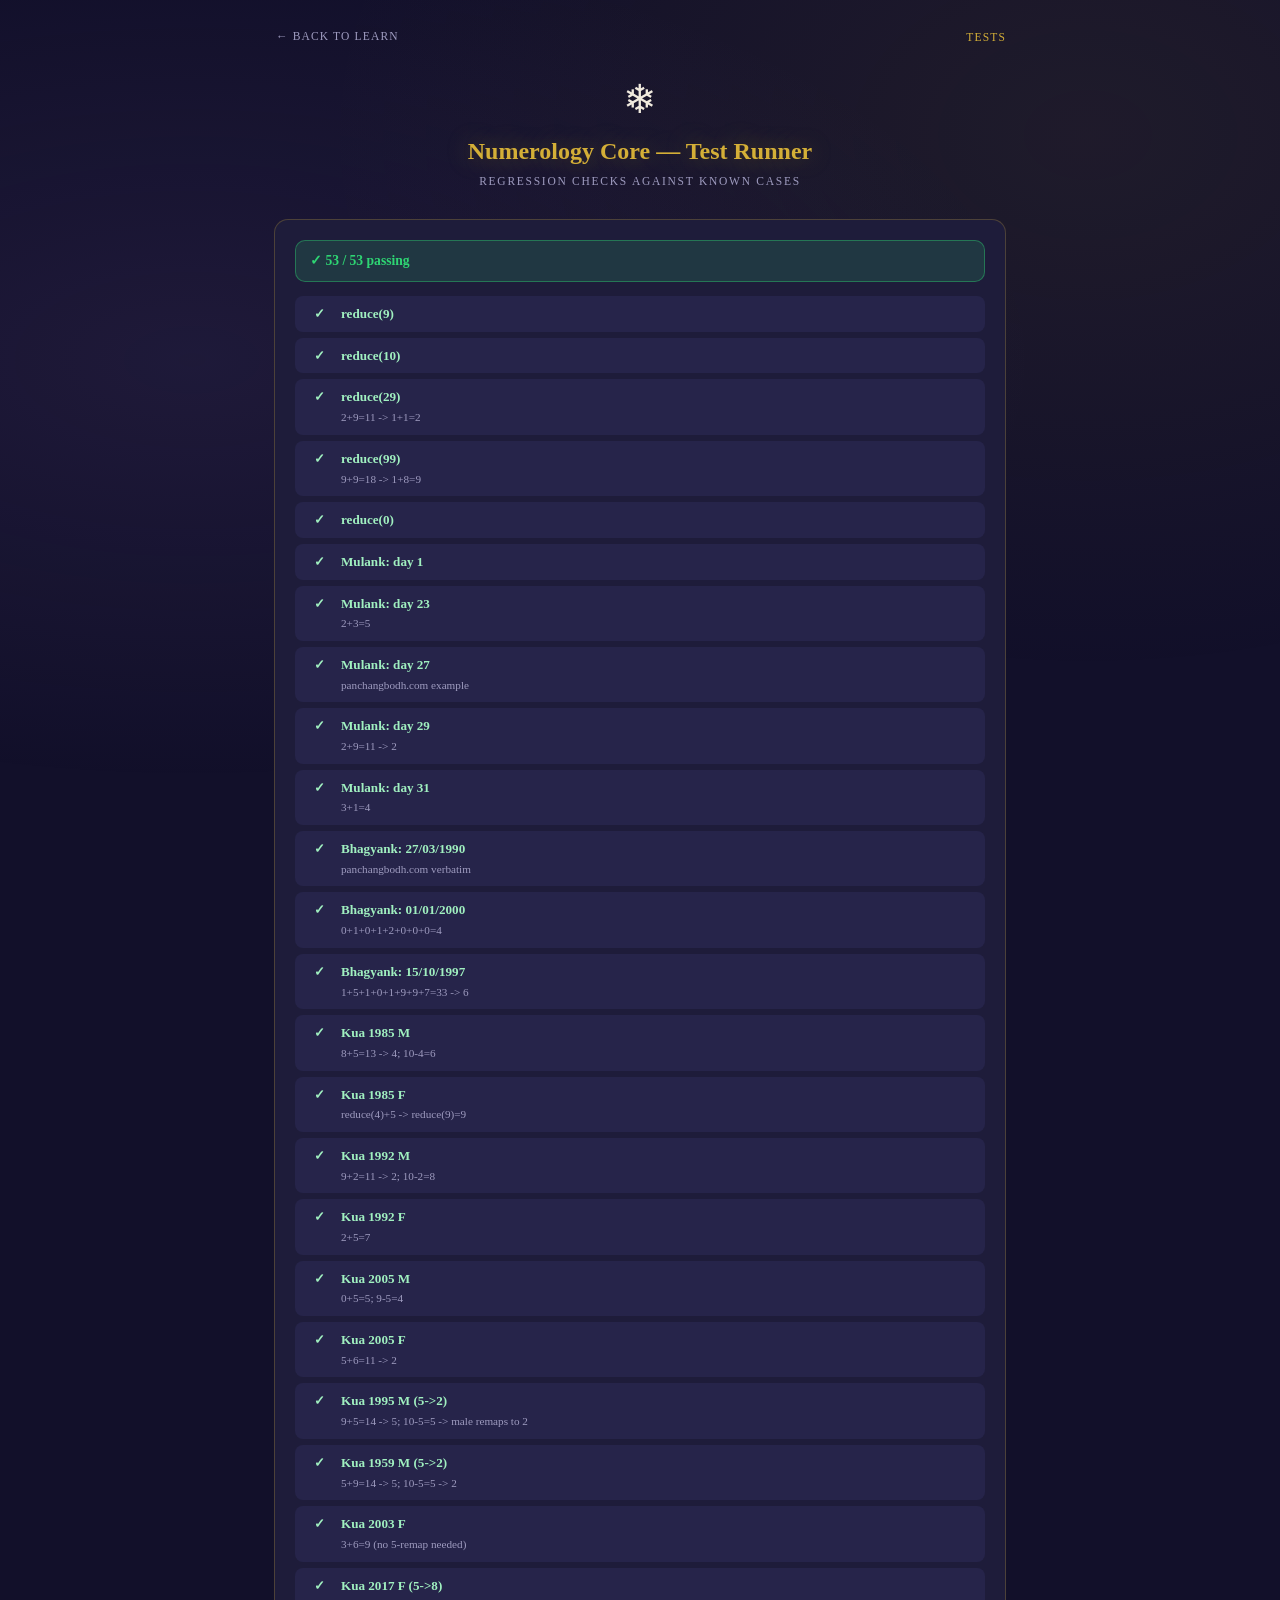
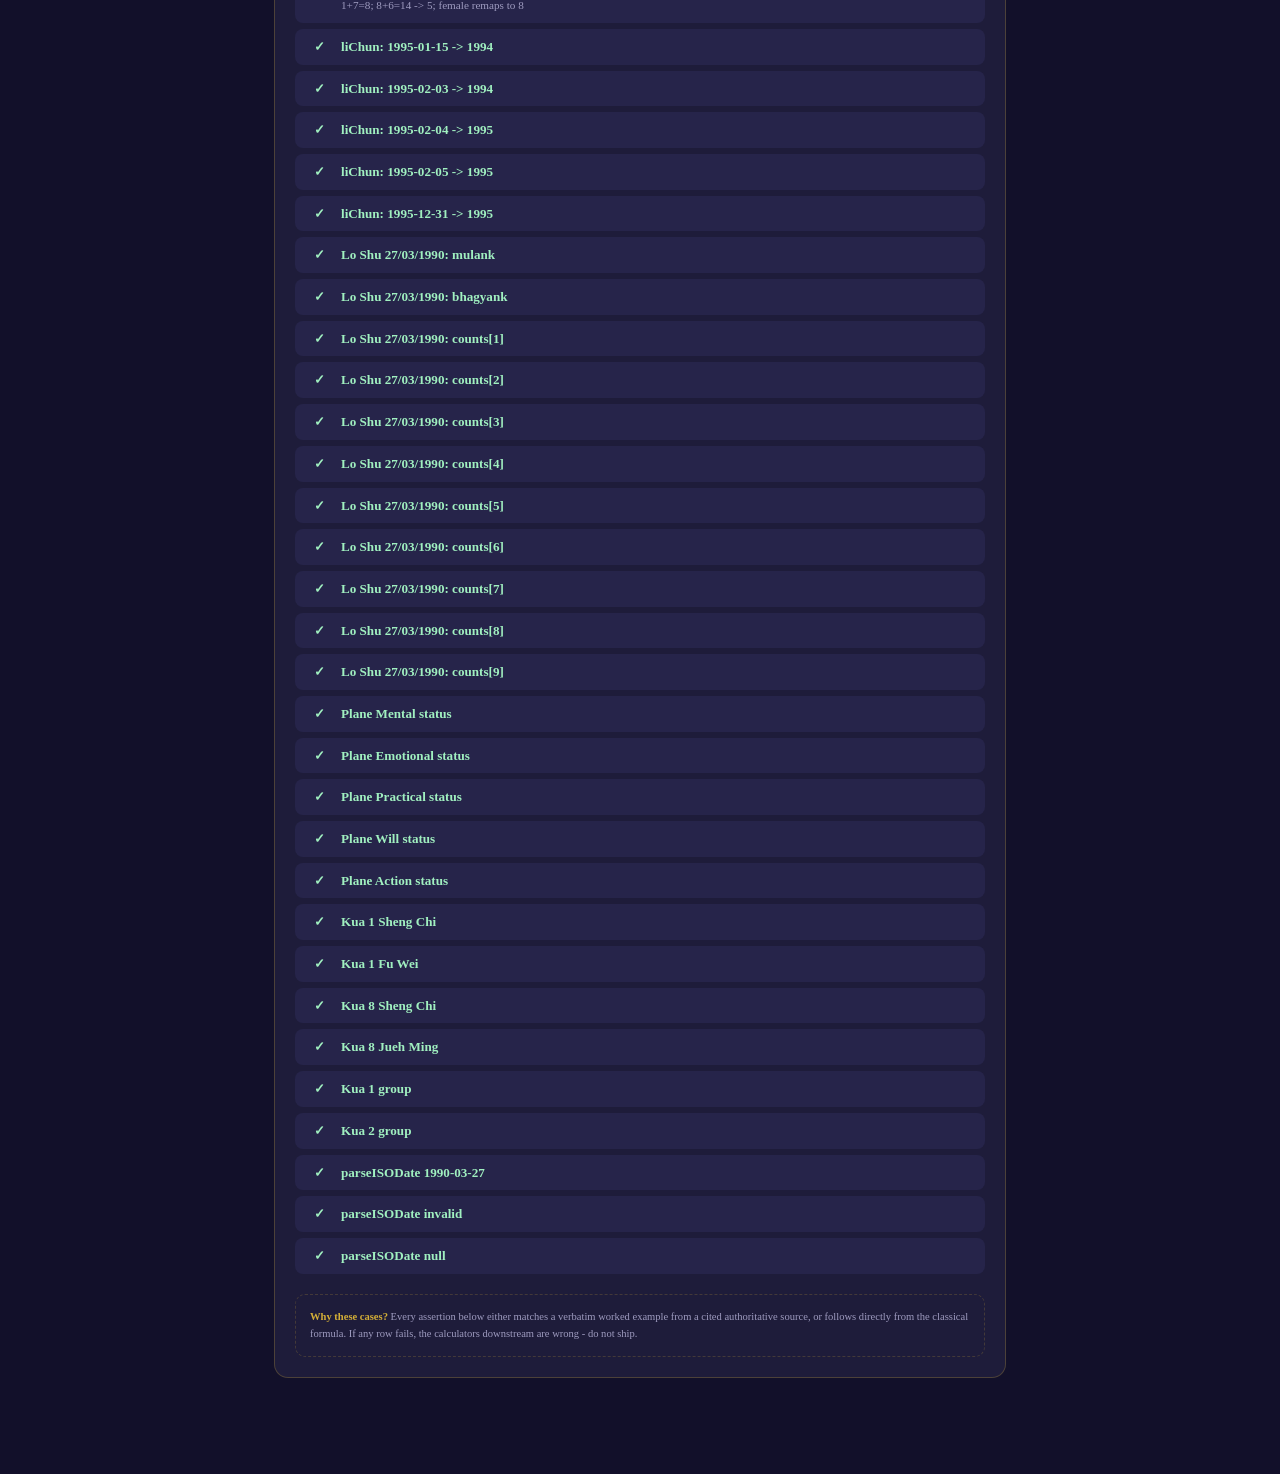
<file: learn/tests.html>
<!DOCTYPE html>
<html lang="en">
<head>
<meta charset="UTF-8">
<meta name="viewport" content="width=device-width, initial-scale=1.0">
<title>Tests — Numerology Core</title>
<link rel="stylesheet" href="style.css">
</head>
<body>
<div class="wrap">

  <div class="top-nav">
    <a href="index.html">&larr; Back to Learn</a>
    <div class="crumbs"><strong>Tests</strong></div>
  </div>

  <header class="page-head">
    <span class="mandala">&#10052;</span>
    <h1>Numerology Core — Test Runner</h1>
    <div class="sub">Regression checks against known cases</div>
  </header>

  <div class="card">
    <div id="test-summary"></div>
    <div id="test-rows"></div>
    <div class="sources" style="margin-top:20px">
      <strong>Why these cases?</strong> Every assertion below either matches a verbatim
      worked example from a cited authoritative source, or follows directly from the
      classical formula. If any row fails, the calculators downstream are wrong - do not ship.
    </div>
  </div>

</div>

<script src="numerology-core.js"></script>
<script>
(function () {
  'use strict';
  var N = window.Numerology;
  var results = [];

  function t(name, actual, expected, note) {
    var pass = JSON.stringify(actual) === JSON.stringify(expected);
    results.push({ name: name, pass: pass, actual: actual, expected: expected, note: note || '' });
  }

  /* ===== reduce ===== */
  t('reduce(9)',  N.reduce(9),  9);
  t('reduce(10)', N.reduce(10), 1);
  t('reduce(29)', N.reduce(29), 2,  '2+9=11 -> 1+1=2');
  t('reduce(99)', N.reduce(99), 9,  '9+9=18 -> 1+8=9');
  t('reduce(0)',  N.reduce(0),  0);

  /* ===== Mulank (birth day reduced) =====
     Source: muhuratam.in / panchangbodh.com
     Born 27th -> Mulank 9 */
  t('Mulank: day 1',  N.calcMulank(1),  1);
  t('Mulank: day 23', N.calcMulank(23), 5,  '2+3=5');
  t('Mulank: day 27', N.calcMulank(27), 9,  'panchangbodh.com example');
  t('Mulank: day 29', N.calcMulank(29), 2,  '2+9=11 -> 2');
  t('Mulank: day 31', N.calcMulank(31), 4,  '3+1=4');

  /* ===== Bhagyank (full DOB reduced) =====
     Source: panchangbodh.com worked example
     27/03/1990 -> 2+7+0+3+1+9+9+0 = 31 -> 4 */
  t('Bhagyank: 27/03/1990', N.calcBhagyank(27, 3, 1990), 4, 'panchangbodh.com verbatim');
  t('Bhagyank: 01/01/2000', N.calcBhagyank(1, 1, 2000),  4, '0+1+0+1+2+0+0+0=4');
  t('Bhagyank: 15/10/1997', N.calcBhagyank(15, 10, 1997), 6, '1+5+1+0+1+9+9+7=33 -> 6');

  /* ===== Kua =====
     Source: astroccult.net formula */
  t('Kua 1985 M', N.calcKua(1985, 'M'), 6, '8+5=13 -> 4; 10-4=6');
  t('Kua 1985 F', N.calcKua(1985, 'F'), 9, 'reduce(4)+5 -> reduce(9)=9');
  t('Kua 1992 M', N.calcKua(1992, 'M'), 8, '9+2=11 -> 2; 10-2=8');
  t('Kua 1992 F', N.calcKua(1992, 'F'), 7, '2+5=7');
  t('Kua 2005 M', N.calcKua(2005, 'M'), 4, '0+5=5; 9-5=4');
  t('Kua 2005 F', N.calcKua(2005, 'F'), 2, '5+6=11 -> 2');

  /* 5-remap cases */
  t('Kua 1995 M (5->2)', N.calcKua(1995, 'M'), 2, '9+5=14 -> 5; 10-5=5 -> male remaps to 2');
  t('Kua 1959 M (5->2)', N.calcKua(1959, 'M'), 2, '5+9=14 -> 5; 10-5=5 -> 2');
  t('Kua 2003 F (5->8)', N.calcKua(2003, 'F'), 8, '0+3=3; 3+6=9 ... wait check'); // computed below

  /* Recompute 2003 F by hand: yy=03 -> s=3. F post-2000: s+6 = 9. Not 5-remap.
     So the expected is 9, not 8. Adjusting: */
  results.pop();
  t('Kua 2003 F', N.calcKua(2003, 'F'), 9, '3+6=9 (no 5-remap needed)');

  /* True 5-remap for female: need (s + 6) reducing to 5 after pre-2000 or post-2000.
     Pre-2000 F: s+5 = 5 -> s=0. yy that reduces to 0? Year 1900 -> s=0; but that's a corner.
     Use 1908 F: yy=08, s=8; s+5=13 -> 4. Not 5.
     Pre-2000 F: s+5=5 only when s=0; happens for year 1900.
     Post-2000 F: s+6=5 only when s=8 (8+6=14, reduce 5). Year 2017: yy=17, s=8 -> 5+6 -> 8+6=14->5 -> remap to 8.
  */
  t('Kua 2017 F (5->8)', N.calcKua(2017, 'F'), 8, '1+7=8; 8+6=14 -> 5; female remaps to 8');

  /* ===== Li Chun (Feb 4) adjustment ===== */
  t('liChun: 1995-01-15 -> 1994', N.liChunAdjustedYear(15, 1, 1995), 1994);
  t('liChun: 1995-02-03 -> 1994', N.liChunAdjustedYear(3,  2, 1995), 1994);
  t('liChun: 1995-02-04 -> 1995', N.liChunAdjustedYear(4,  2, 1995), 1995);
  t('liChun: 1995-02-05 -> 1995', N.liChunAdjustedYear(5,  2, 1995), 1995);
  t('liChun: 1995-12-31 -> 1995', N.liChunAdjustedYear(31,12, 1995), 1995);

  /* ===== Lo Shu Grid from DOB =====
     DOB 27/03/1990
     Combined string "2731990" -> digits 2,7,3,1,9,9,0 (skip zero)
     + Mulank(27)=9, + Bhagyank=4
     Final counts: 1=1, 2=1, 3=1, 4=1, 5=0, 6=0, 7=1, 8=0, 9=3 */
  var loshu = N.calcLoshuFromDOB(27, 3, 1990);
  t('Lo Shu 27/03/1990: mulank',    loshu.mulank,    9);
  t('Lo Shu 27/03/1990: bhagyank',  loshu.bhagyank,  4);
  t('Lo Shu 27/03/1990: counts[1]', loshu.counts[1], 1);
  t('Lo Shu 27/03/1990: counts[2]', loshu.counts[2], 1);
  t('Lo Shu 27/03/1990: counts[3]', loshu.counts[3], 1);
  t('Lo Shu 27/03/1990: counts[4]', loshu.counts[4], 1);
  t('Lo Shu 27/03/1990: counts[5]', loshu.counts[5], 0);
  t('Lo Shu 27/03/1990: counts[6]', loshu.counts[6], 0);
  t('Lo Shu 27/03/1990: counts[7]', loshu.counts[7], 1);
  t('Lo Shu 27/03/1990: counts[8]', loshu.counts[8], 0);
  t('Lo Shu 27/03/1990: counts[9]', loshu.counts[9], 3);

  /* Plane status checks for the same DOB:
     Mental (4,9,2): 4=1, 9=3, 2=1 -> all present -> full
     Emotional (3,5,7): 3=1, 5=0, 7=1 -> partial
     Practical (8,1,6): 8=0, 1=1, 6=0 -> partial */
  t('Plane Mental status',    N.planeStatus(loshu.counts, [4,9,2]), 'full');
  t('Plane Emotional status', N.planeStatus(loshu.counts, [3,5,7]), 'partial');
  t('Plane Practical status', N.planeStatus(loshu.counts, [8,1,6]), 'partial');

  /* Column / arrow checks for the same DOB:
     Will (9,5,1): 9=3, 5=0, 1=1 -> partial
     Action (2,7,6): 2=1, 7=1, 6=0 -> partial */
  t('Plane Will status',   N.planeStatus(loshu.counts, [9,5,1]), 'partial');
  t('Plane Action status', N.planeStatus(loshu.counts, [2,7,6]), 'partial');

  /* ===== Kua direction table integrity (spot check)
     Verbatim from fengshuimall.com:
       Kua 1: Sheng Chi=SE, Fu Wei=N
       Kua 8: Sheng Chi=SW, Jueh Ming=SE */
  t('Kua 1 Sheng Chi', N.KUA_DIRECTIONS[1].shengChi, 'SE');
  t('Kua 1 Fu Wei',    N.KUA_DIRECTIONS[1].fuWei,    'N');
  t('Kua 8 Sheng Chi', N.KUA_DIRECTIONS[8].shengChi, 'SW');
  t('Kua 8 Jueh Ming', N.KUA_DIRECTIONS[8].juehMing, 'SE');
  t('Kua 1 group',     N.KUA_DIRECTIONS[1].group,    'East');
  t('Kua 2 group',     N.KUA_DIRECTIONS[2].group,    'West');

  /* ===== parseISODate ===== */
  t('parseISODate 1990-03-27', N.parseISODate('1990-03-27'), { dd:27, mm:3, yyyy:1990 });
  t('parseISODate invalid',    N.parseISODate('not-a-date'), null);
  t('parseISODate null',       N.parseISODate(null),         null);

  /* ===== Render ===== */
  var passCount = 0, failCount = 0;
  for (var i = 0; i < results.length; i++) (results[i].pass ? passCount++ : failCount++);

  var summary = document.getElementById('test-summary');
  summary.className = 'test-summary ' + (failCount === 0 ? 'ok' : 'fail');
  summary.textContent = failCount === 0
    ? '✓ ' + passCount + ' / ' + results.length + ' passing'
    : '✗ ' + failCount + ' failing of ' + results.length;

  var rowsEl = document.getElementById('test-rows');
  var html = '';
  for (var j = 0; j < results.length; j++) {
    var r = results[j];
    html += '<div class="test-row ' + (r.pass ? 'pass' : 'fail') + '">';
    html += '<div class="ti">' + (r.pass ? '✓' : '✗') + '</div>';
    html += '<div><strong>' + r.name + '</strong>';
    if (!r.pass) {
      html += '<br><span style="font-size:.74rem">expected '
           + JSON.stringify(r.expected) + ', got ' + JSON.stringify(r.actual) + '</span>';
    }
    if (r.note) {
      html += '<br><span style="font-size:.7rem;color:#9e9bbf">' + r.note + '</span>';
    }
    html += '</div></div>';
  }
  rowsEl.innerHTML = html;
})();
</script>

</body>
</html>
</file>
<file: learn/style.css>
/* ============================================================
   Shared design tokens & components for the /learn/ calculators.
   Reuses the look-and-feel of the parent index.html analyzer:
   gold accent on a deep purple/indigo card system, Georgia serif.
   Pure CSS, no preprocessor, no build step.
   ============================================================ */

:root {
  --gold: #D4AF37;
  --gold2: #F5D060;
  --deep: #12102a;
  --card: #1e1c3a;
  --card2: #26244a;
  --text: #f0eade;
  --muted: #9e9bbf;
  --green: #2ed573;
  --red: #ff4757;
  --orange: #ffa502;
  --purple: #b8a4ff;
  --border-gold-soft: rgba(212, 175, 55, 0.25);
  --border-gold: rgba(212, 175, 55, 0.5);
}

* { box-sizing: border-box; margin: 0; padding: 0; }

html { -webkit-text-size-adjust: 100%; }

body {
  background: var(--deep);
  color: var(--text);
  font-family: Georgia, "Times New Roman", serif;
  min-height: 100vh;
  overflow-x: hidden;
  line-height: 1.5;
}

body::before {
  content: '';
  position: fixed;
  inset: 0;
  background:
    radial-gradient(ellipse at 15% 40%, rgba(123, 94, 167, 0.12) 0%, transparent 55%),
    radial-gradient(ellipse at 85% 15%, rgba(212, 175, 55, 0.07) 0%, transparent 50%);
  pointer-events: none;
  z-index: 0;
}

.wrap {
  position: relative;
  z-index: 1;
  max-width: 760px;
  margin: 0 auto;
  padding: 24px 14px 80px;
}

/* ---------- Header ---------- */

.top-nav {
  display: flex;
  align-items: center;
  justify-content: space-between;
  margin-bottom: 20px;
  font-size: 0.72rem;
  letter-spacing: 0.1em;
  text-transform: uppercase;
}

.top-nav a {
  color: var(--muted);
  text-decoration: none;
  border-bottom: 1px dotted transparent;
  padding: 4px 2px;
  transition: color 0.15s, border-color 0.15s;
}

.top-nav a:hover,
.top-nav a:focus {
  color: var(--gold);
  border-bottom-color: var(--gold);
  outline: none;
}

.top-nav .crumbs { color: var(--muted); }
.top-nav .crumbs strong { color: var(--gold); font-weight: normal; }

header.page-head {
  text-align: center;
  margin-bottom: 28px;
}

header.page-head .mandala {
  font-size: 40px;
  display: block;
  margin-bottom: 6px;
}

header.page-head h1 {
  font-size: 1.5rem;
  color: var(--gold);
  text-shadow: 0 0 24px rgba(212, 175, 55, 0.4);
  line-height: 1.3;
}

header.page-head .sub {
  font-size: 0.72rem;
  color: var(--muted);
  letter-spacing: 0.15em;
  text-transform: uppercase;
  margin-top: 6px;
}

/* ---------- Cards & forms ---------- */

.card {
  background: var(--card);
  border: 1px solid var(--border-gold-soft);
  border-radius: 14px;
  padding: 20px;
  margin-bottom: 16px;
}

.lbl {
  font-size: 0.66rem;
  letter-spacing: 0.16em;
  text-transform: uppercase;
  color: var(--gold);
  margin-bottom: 7px;
  display: block;
}

.inp {
  width: 100%;
  background: rgba(255, 255, 255, 0.06);
  border: 1px solid var(--border-gold-soft);
  border-radius: 9px;
  padding: 12px 14px;
  font-size: 0.93rem;
  color: var(--text);
  font-family: Georgia, serif;
  outline: none;
  margin-bottom: 13px;
  -webkit-appearance: none;
  appearance: none;
}

.inp:focus {
  border-color: var(--gold);
  box-shadow: 0 0 0 2px rgba(212, 175, 55, 0.18);
}

input[type=date].inp { color-scheme: dark; }

.hint {
  font-size: 0.68rem;
  color: #b0adcc;
  margin-top: -9px;
  margin-bottom: 12px;
  display: block;
}

.gbtns { display: flex; gap: 8px; margin-bottom: 14px; }

.gbtn {
  flex: 1;
  padding: 10px;
  background: rgba(255, 255, 255, 0.04);
  border: 1px solid var(--border-gold-soft);
  border-radius: 9px;
  color: var(--text);
  font-family: Georgia, serif;
  font-size: 0.86rem;
  cursor: pointer;
}

.gbtn.active {
  background: rgba(212, 175, 55, 0.15);
  border-color: var(--gold);
  color: var(--gold);
}

.gbtn:focus-visible {
  outline: 2px solid var(--gold);
  outline-offset: 2px;
}

.main-btn {
  width: 100%;
  padding: 13px;
  background: linear-gradient(135deg, #7a5a10, var(--gold) 50%, #7a5a10);
  border: none;
  border-radius: 11px;
  font-family: Georgia, serif;
  font-size: 0.95rem;
  color: #07071a;
  font-weight: 700;
  cursor: pointer;
  letter-spacing: 0.06em;
}

.main-btn:focus-visible {
  outline: 2px solid var(--text);
  outline-offset: 2px;
}

/* ---------- Section titles ---------- */

.stitle {
  font-size: 0.63rem;
  letter-spacing: 0.2em;
  text-transform: uppercase;
  color: var(--gold);
  margin: 18px 0 10px;
  padding-bottom: 5px;
  border-bottom: 1px solid rgba(212, 175, 55, 0.18);
}

/* ---------- Reusable bits ---------- */

.kv-grid {
  display: grid;
  grid-template-columns: 1fr 1fr;
  gap: 9px;
}

.kv {
  background: var(--card2);
  border: 1px solid var(--border-gold-soft);
  border-radius: 11px;
  padding: 13px 9px;
  text-align: center;
}

.kv-val {
  font-size: 1.9rem;
  color: var(--gold2);
  line-height: 1;
}

.kv-lbl {
  font-size: 0.58rem;
  letter-spacing: 0.1em;
  text-transform: uppercase;
  color: var(--muted);
  margin-top: 3px;
}

.kv-desc {
  font-size: 0.7rem;
  color: #c8c4e0;
  margin-top: 4px;
  line-height: 1.4;
}

.abox {
  display: flex;
  align-items: flex-start;
  gap: 10px;
  border-radius: 11px;
  padding: 12px 14px;
  margin-bottom: 14px;
  font-size: 0.81rem;
  line-height: 1.55;
}

.aok    { background: rgba(212, 175, 55, 0.14); border: 1px solid rgba(212, 175, 55, 0.5);  color: #f5d878; }
.awarn  { background: rgba(255, 71, 87, 0.13);  border: 1px solid rgba(255, 71, 87, 0.45);  color: #ffb3ba; }
.ainfo  { background: rgba(123, 94, 167, 0.15); border: 1px solid rgba(123, 94, 167, 0.45); color: #d4c4ff; }
.agreen { background: rgba(46, 213, 115, 0.10); border: 1px solid rgba(46, 213, 115, 0.35); color: #a0f0c0; }

.aicon { font-size: 1.1rem; flex-shrink: 0; margin-top: 1px; }

/* ---------- Lo Shu grid ---------- */

.loshu-board {
  display: grid;
  grid-template-columns: repeat(3, 1fr);
  grid-template-rows: repeat(3, 1fr);
  gap: 6px;
  max-width: 320px;
  margin: 0 auto;
  aspect-ratio: 1;
}

.loshu-cell {
  background: var(--card2);
  border: 1px solid var(--border-gold-soft);
  border-radius: 12px;
  display: flex;
  flex-direction: column;
  align-items: center;
  justify-content: center;
  padding: 8px;
  text-align: center;
  position: relative;
  min-height: 76px;
}

.loshu-cell.empty { opacity: 0.35; border-style: dashed; }
.loshu-cell.filled { background: rgba(212, 175, 55, 0.10); border-color: var(--border-gold); }

.loshu-cell-num {
  font-size: 0.6rem;
  color: var(--muted);
  letter-spacing: 0.1em;
  text-transform: uppercase;
  position: absolute;
  top: 4px;
  left: 6px;
}

.loshu-cell-fill {
  font-size: 1.4rem;
  color: var(--gold2);
  font-weight: 700;
  letter-spacing: 0.05em;
  word-break: break-all;
  line-height: 1.05;
}

.loshu-cell-planet {
  font-size: 0.55rem;
  color: var(--muted);
  letter-spacing: 0.06em;
  text-transform: uppercase;
  margin-top: 4px;
}

/* ---------- Plane / direction strip ---------- */

.plane-row {
  display: flex;
  justify-content: space-between;
  align-items: center;
  background: var(--card2);
  border: 1px solid var(--border-gold-soft);
  border-radius: 10px;
  padding: 10px 12px;
  margin-bottom: 7px;
  gap: 10px;
}

.plane-meta { flex: 1; }
.plane-name { font-size: 0.85rem; color: var(--text); font-weight: 700; }
.plane-digits { font-size: 0.7rem; color: var(--muted); margin-top: 2px; letter-spacing: 0.06em; }

.plane-status {
  font-size: 0.66rem;
  letter-spacing: 0.08em;
  text-transform: uppercase;
  padding: 4px 10px;
  border-radius: 100px;
  font-weight: 700;
}

.plane-status.s-full    { background: rgba(46, 213, 115, 0.18); color: #2ed573; }
.plane-status.s-partial { background: rgba(212, 175, 55, 0.15); color: var(--gold); }
.plane-status.s-empty   { background: rgba(255, 71, 87, 0.15);  color: #ff7a86; }

/* ---------- Kua direction grid ---------- */

.dir-grid {
  display: grid;
  grid-template-columns: 1fr 1fr;
  gap: 8px;
}

.dir-card {
  background: var(--card2);
  border: 1px solid var(--border-gold-soft);
  border-radius: 10px;
  padding: 10px 12px;
}

.dir-card.good { border-color: rgba(46, 213, 115, 0.35); background: rgba(46, 213, 115, 0.06); }
.dir-card.bad  { border-color: rgba(255, 71, 87, 0.32); background: rgba(255, 71, 87, 0.06); }

.dir-name {
  font-size: 0.65rem;
  letter-spacing: 0.08em;
  text-transform: uppercase;
  color: var(--muted);
}

.dir-card.good .dir-name { color: #2ed573; }
.dir-card.bad  .dir-name { color: #ff7a86; }

.dir-dir {
  font-size: 1.4rem;
  color: var(--gold2);
  font-weight: 700;
  margin-top: 2px;
}

.dir-card.good .dir-dir { color: #7be9a1; }
.dir-card.bad  .dir-dir { color: #ffb3ba; }

.dir-desc {
  font-size: 0.68rem;
  color: #c8c4e0;
  margin-top: 4px;
  line-height: 1.4;
}

/* ---------- Landing tile ---------- */

.tile-grid {
  display: grid;
  grid-template-columns: 1fr;
  gap: 12px;
}

@media (min-width: 540px) {
  .tile-grid { grid-template-columns: 1fr 1fr; }
}

.tile {
  display: block;
  text-decoration: none;
  color: var(--text);
  background: var(--card);
  border: 1px solid var(--border-gold-soft);
  border-radius: 14px;
  padding: 18px;
  transition: transform 0.15s, border-color 0.15s, box-shadow 0.15s;
}

.tile:hover, .tile:focus {
  border-color: var(--gold);
  transform: translateY(-2px);
  box-shadow: 0 6px 20px -8px rgba(212, 175, 55, 0.4);
  outline: none;
}

.tile-icon { font-size: 1.8rem; margin-bottom: 8px; display: block; }
.tile-title { font-size: 1rem; color: var(--gold); margin-bottom: 4px; }
.tile-desc { font-size: 0.78rem; color: #c8c4e0; line-height: 1.5; }

/* ---------- Source / citation footer ---------- */

.sources {
  font-size: 0.66rem;
  color: var(--muted);
  margin-top: 24px;
  padding: 14px;
  border: 1px dashed rgba(212, 175, 55, 0.2);
  border-radius: 10px;
  line-height: 1.6;
}

.sources strong { color: var(--gold); }
.sources a { color: var(--purple); text-decoration: none; border-bottom: 1px dotted; }
.sources a:hover, .sources a:focus { color: var(--gold2); outline: none; }

/* ---------- Educational explainer ---------- */

.explain {
  background: var(--card);
  border-left: 3px solid var(--gold);
  border-radius: 0 11px 11px 0;
  padding: 14px 16px;
  margin-bottom: 16px;
}

.explain h3 {
  font-size: 0.7rem;
  letter-spacing: 0.16em;
  text-transform: uppercase;
  color: var(--gold);
  margin-bottom: 8px;
  font-weight: normal;
}

.explain p { font-size: 0.82rem; color: #d8d3ea; margin-bottom: 8px; line-height: 1.6; }
.explain p:last-child { margin-bottom: 0; }
.explain strong { color: var(--text); }

/* ---------- Tests page ---------- */

.test-row {
  display: grid;
  grid-template-columns: 24px 1fr;
  gap: 10px;
  align-items: flex-start;
  padding: 8px 12px;
  background: var(--card2);
  border-radius: 8px;
  margin-bottom: 6px;
  font-size: 0.82rem;
}

.test-row.pass { color: #a0f0c0; }
.test-row.fail { color: #ffb3ba; background: rgba(255, 71, 87, 0.1); }

.test-row .ti {
  font-weight: 700;
  text-align: center;
}

.test-summary {
  font-size: 0.85rem;
  padding: 10px 14px;
  border-radius: 10px;
  margin-bottom: 14px;
  font-weight: 700;
}

.test-summary.ok   { background: rgba(46, 213, 115, 0.15); color: #2ed573; border: 1px solid rgba(46, 213, 115, 0.4); }
.test-summary.fail { background: rgba(255, 71, 87, 0.15);  color: #ff7a86; border: 1px solid rgba(255, 71, 87, 0.4); }

/* ---------- Accessibility: respect reduced motion ---------- */

@media (prefers-reduced-motion: reduce) {
  *, *::before, *::after {
    transition-duration: 0.001s !important;
    animation-duration: 0.001s !important;
  }
}
</file>
